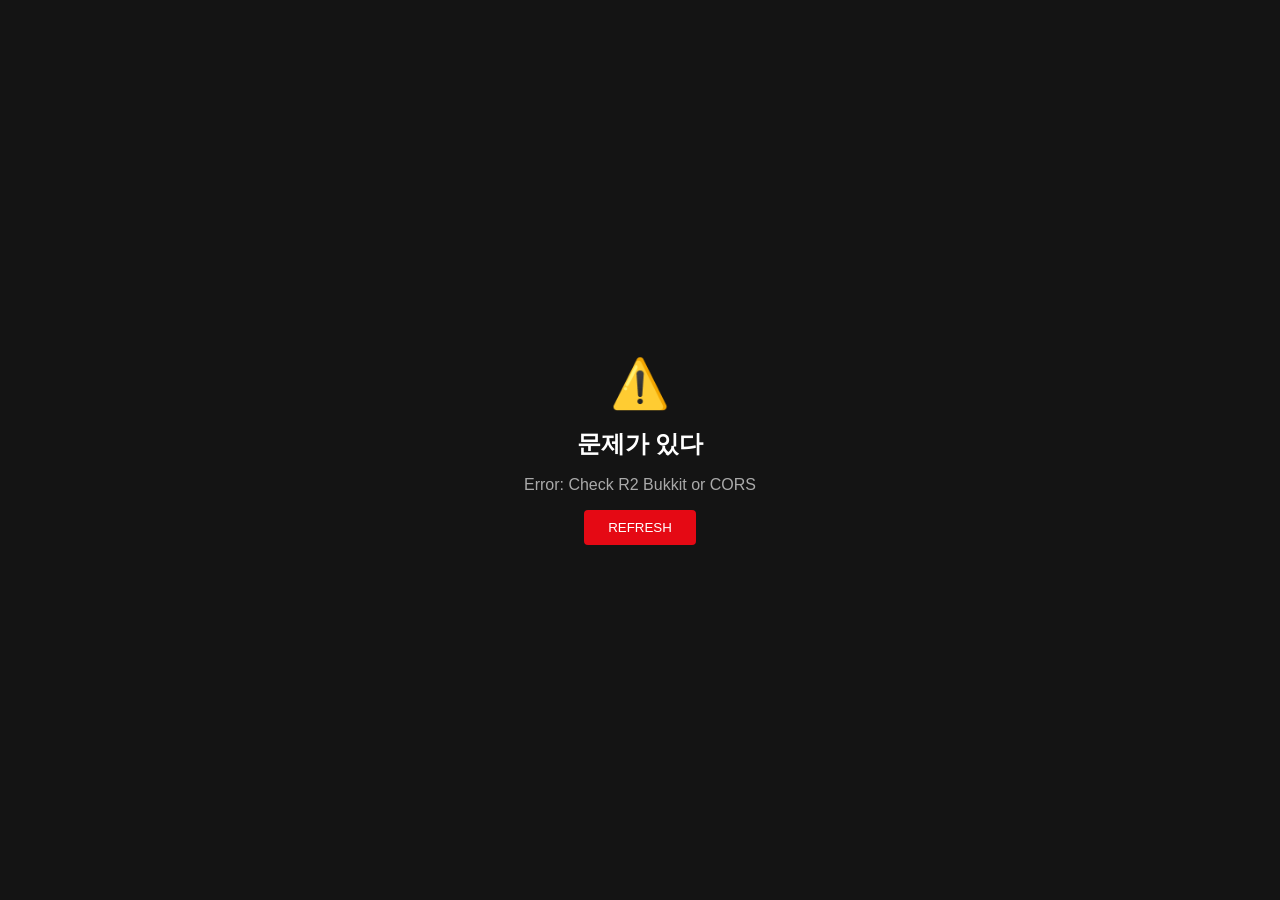
<file: index.html>
<!DOCTYPE html>
<html lang="ko">
<head>
  <meta charset="UTF-8">
  <meta name="viewport" content="width=device-width, initial-scale=1.0">
  <title>Shwany - 스와니 | 최고의 영상 플렛폼</title>
  <link rel="stylesheet" href="style.css">
  <style>

  /* ── 히어로 배너 ── */

    
  .hero {
  position: relative;
  height: 100vh;
  overflow: hidden;
  margin-top: 0; /* 혹시 margin-top 있으면 제거 */
}

  .hero-slide {
    position: absolute;
    inset: 0;
    background-size: cover;
    background-position: center;
    opacity: 0;
    transition: opacity 1.5s ease;
    transform: scale(1.05);
  }

  .hero-slide.active {
    opacity: 1;
    transform: scale(1);
    transition: opacity 1.5s ease, transform 8s ease;
  }

  .hero-gradient {
    position: absolute;
    inset: 0;
    background:
      linear-gradient(to right, rgba(10,10,10,0.95) 30%, rgba(10,10,10,0.3) 70%, transparent),
      linear-gradient(to top, rgba(10,10,10,1) 0%, transparent 55%),
      linear-gradient(to bottom, rgba(10,10,10,0.4) 0%, transparent 20%);
    z-index: 1;
  }

  .hero-content {
    position: absolute;
    bottom: 22%;
    left: 56px;
    z-index: 2;
    max-width: 560px;
  }

  .hero-badge {
    display: inline-flex;
    align-items: center;
    gap: 6px;
    background: linear-gradient(135deg, #e50914, #ff4757);
    padding: 5px 16px;
    border-radius: 20px;
    font-size: 0.75rem;
    font-weight: 700;
    margin-bottom: 18px;
    letter-spacing: 0.5px;
    box-shadow: 0 4px 15px rgba(229,9,20,0.4);
  }

  .hero-title {
    font-size: 3.8rem;
    font-weight: 900;
    line-height: 1.05;
    margin-bottom: 18px;
    width: 500px;
    text-shadow: 0 4px 20px rgba(0,0,0,0.6);
    letter-spacing: -1px;
  }

  .hero-desc {
    font-size: 1rem;
    color: #ccc;
    line-height: 1.8;
    margin-bottom: 18px;
    display: -webkit-box;
    -webkit-line-clamp: 3;
    -webkit-box-orient: vertical;
    overflow: hidden;
  }

  .hero-meta {
    display: flex;
    gap: 12px;
    align-items: center;
    margin-bottom: 28px;
    font-size: 0.85rem;
    color: #bbb;
  }

  .hero-meta .match {
    color: #46d369;
    font-weight: 700;
    font-size: 0.95rem;
  }

  .hero-meta .rbadge {
    border: 1px solid rgba(255,255,255,0.4);
    padding: 2px 8px;
    border-radius: 4px;
    font-size: 0.75rem;
    backdrop-filter: blur(4px);
  }

  .hero-buttons {
    display: flex;
    gap: 14px;
  }

  .btn-play, .btn-more {
    padding: 14px 32px;
    border: none;
    border-radius: 8px;
    font-size: 0.95rem;
    font-weight: 700;
    cursor: pointer;
    transition: all 0.25s ease;
    display: flex;
    align-items: center;
    gap: 8px;
    letter-spacing: 0.3px;
  }

  

  .btn-play {
    background: white;
    color: black;
    box-shadow: 0 4px 20px rgba(255,255,255,0.2);
  }

  .btn-play:hover {
    background: rgba(255,255,255,0.85);
    transform: translateY(-2px);
    box-shadow: 0 8px 25px rgba(255,255,255,0.3);
  }

  .btn-more {
    background: rgba(255,255,255,0.12);
    color: white;
    border: 1px solid rgba(255,255,255,0.2);
    backdrop-filter: blur(10px);
  }

  .btn-more:hover {
    background: rgba(255,255,255,0.22);
    transform: translateY(-2px);
    border-color: rgba(255,255,255,0.4);
  }

  /* 슬라이드 인디케이터 */
  .hero-indicators {
    position: absolute;
    bottom: 13%;
    right: 56px;
    z-index: 2;
    display: flex;
    gap: 6px;
    align-items: center;
  }

  .indicator {
    width: 24px;
    height: 3px;
    background: rgba(255,255,255,0.3);
    border-radius: 2px;
    cursor: pointer;
    transition: all 0.4s ease;
  }

  .indicator.active {
    background: white;
    width: 44px;
    box-shadow: 0 0 8px rgba(255,255,255,0.5);
  }

  /* 하단 썸네일 미리보기 */
  .hero-preview {
    position: absolute;
    bottom: 0;
    right: 0;
    z-index: 2;
    display: flex;
    gap: 10px;
    padding: 0 56px 44px;
  }

  .preview-thumb {
    width: 110px;
    border-radius: 8px;
    overflow: hidden;
    cursor: pointer;
    border: 2px solid transparent;
    opacity: 0.5;
    transition: all 0.35s ease;
  }


  
  .preview-thumb:hover {
    opacity: 0.8;
    transform: translateY(-3px);
  }
  .content
  .preview-thumb.active {
    border-color: white;
    opacity: 1;
    transform: translateY(-4px) scale(1.05);
    box-shadow: 0 8px 20px rgba(0,0,0,0.5);
  }

  .preview-thumb img {
    width: 100%;
    aspect-ratio: 16/9;
    object-fit: cover;
    display: block;
  }

  /* 콘텐츠 영역 */
  .content {
    position: relative;
    z-index: 10;
    margin-top: -80px;
    padding-bottom: 80px;
  }

  .video

  /* ── 모바일 반응형 ── */
@media (max-width: 768px) {

  /* 히어로 */
  .hero {
    height: 43vh;
  }

  
  
  .hero-gradient {
    background:
      linear-gradient(to top, rgba(10,10,10,1) 0%, transparent 60%),
      linear-gradient(to bottom, rgba(10,10,10,0.6) 0%, transparent 25%),
      linear-gradient(to right, rgba(10,10,10,0.7) 0%, transparent 100%);
  }

  .hero-content {
    bottom: 18%;
    left: 20px;
    right: 20px;
    max-width: 100%;
  }

  .hero-title {
    font-size: 2rem;
    letter-spacing: -0.5px;
  }

  .hero-desc {
    font-size: 0.85rem;
    -webkit-line-clamp: 2;
  }

  .hero-meta {
    font-size: 0.75rem;
    gap: 8px;
    flex-wrap: wrap;
  }

  .hero-buttons {
    gap: 10px;
  }

  .btn-play, .btn-more {
    padding: 11px 20px;
    font-size: 0.85rem;
  }

  /* 인디케이터 */
  .hero-indicators {
    bottom: 10%;
    right: 20px;
  }

  /* 하단 썸네일 미리보기 숨김 */
  .hero-preview {
    display: none;
  }

  /* 네비게이션 */
  .nav-menu {
    display: none;
  }

  /* 콘텐츠 */
  .content {
    margin-top: -40px;
  }
}

@media (max-width: 480px) {
  .hero-title {
    font-size: 1.6rem;
  }

  .hero-content {
    bottom: 15%;
  }

  .btn-play, .btn-more {
    padding: 10px 16px;
    font-size: 0.8rem;
  }
}

/* ── 대표 예고편 섹션 ── */
.trailer-section {
  position: relative;
  height: 100vh;
  overflow: hidden;
  display: flex;
  align-items: center;
  justify-content: center;
}


/* 배경 이미지 */
.trailer-bg {
  position: absolute;
  inset: 0;
  background-size: cover;
  background-position: center;
  transform: scale(1.08);
  animation: trailerZoom 12s ease forwards;
  filter: brightness(0.6);
}

@keyframes trailerZoom {
  from { transform: scale(1.08); }
  to   { transform: scale(1.0); }
}

/* 그라디언트 오버레이 */
.trailer-overlay {
  position: absolute;
  inset: 0;
  background:
    linear-gradient(to top, rgba(10,10,10,1) 0%, transparent 50%),
    linear-gradient(to bottom, rgba(10,10,10,0.5) 0%, transparent 30%),
    linear-gradient(to right, rgba(10,10,10,0.7) 0%, transparent 60%);
  z-index: 1;
}

/* 콘텐츠 */
.trailer-content {
  position: absolute;
  bottom: 20%;
  left: 56px;
  z-index: 2;
  max-width: 600px;
  animation: trailerFadeUp 1.2s ease forwards;
  opacity: 0;
}

@keyframes trailerFadeUp {
  from {
    opacity: 0;
    transform: translateY(30px);
  }
  to {
    opacity: 1;
    transform: translateY(0);
  }
}

/* NEW 라벨 */
.trailer-label {
  display: inline-flex;
  align-items: center;
  gap: 8px;
  font-size: 0.8rem;
  font-weight: 800;
  letter-spacing: 3px;
  color: #e50914;
  margin-bottom: 16px;
  text-transform: uppercase;
}

.trailer-label-dot {
  width: 8px;
  height: 8px;
  border-radius: 50%;
  background: #e50914;
  animation: pulse 1.5s ease infinite;
}

@keyframes pulse {
  0%, 100% { opacity: 1; transform: scale(1); }
  50%       { opacity: 0.4; transform: scale(0.7); }
}

/* 제목 */
.trailer-title {
  font-size: 4.5rem;
  font-weight: 900;
  line-height: 1.0;
  letter-spacing: -2px;
  margin-bottom: 16px;
  text-shadow: 0 4px 30px rgba(0,0,0,0.8);
  background: linear-gradient(135deg, #ffffff 60%, #aaaaaa);
  -webkit-background-clip: text;
  -webkit-text-fill-color: transparent;
  background-clip: text;
}

/* 서브 텍스트 */
.trailer-sub {
  font-size: 1rem;
  color: #bbb;
  line-height: 1.7;
  margin-bottom: 32px;
  display: -webkit-box;
  -webkit-line-clamp: 2;
  -webkit-box-orient: vertical;
  overflow: hidden;
}

/* 버튼 */
.trailer-actions {
  display: flex;
  gap: 16px;
  align-items: center;
}

.btn-trailer-play {
  display: flex;
  align-items: center;
  gap: 12px;
  padding: 16px 36px;
  background: #e50914;
  color: white;
  border: none;
  border-radius: 50px;
  font-size: 1rem;
  font-weight: 700;
  cursor: pointer;
  transition: all 0.3s ease;
  box-shadow: 0 8px 30px rgba(229,9,20,0.5);
  letter-spacing: 0.3px;
}

.btn-trailer-play:hover {
  background: #ff1a26;
  transform: translateY(-3px) scale(1.03);
  box-shadow: 0 12px 40px rgba(229,9,20,0.6);
}

.play-icon {
  width: 32px;
  height: 32px;
  background: rgba(255,255,255,0.2);
  border-radius: 50%;
  display: flex;
  align-items: center;
  justify-content: center;
  font-size: 0.85rem;
}

.btn-trailer-more {
  padding: 16px 32px;
  background: rgba(255,255,255,0.1);
  color: white;
  border: 1px solid rgba(255,255,255,0.25);
  border-radius: 50px;
  font-size: 1rem;
  font-weight: 600;
  cursor: pointer;
  transition: all 0.3s ease;
  backdrop-filter: blur(10px);
}

.btn-trailer-more:hover {
  background: rgba(255,255,255,0.2);
  transform: translateY(-3px);
  border-color: rgba(255,255,255,0.5);
}

/* ── 비디오 플레이어 오버레이 ── */
.trailer-video-wrap {
  position: fixed;
  inset: 0;
  background: rgba(0,0,0,0.92);
  z-index: 9999;
  display: flex;
  align-items: center;
  justify-content: center;
  opacity: 0;
  pointer-events: none;
  transition: opacity 0.4s ease;
  backdrop-filter: blur(8px);
}

.trailer-video-wrap.open {
  opacity: 1;
  pointer-events: all;
}

.trailer-video-inner {
  position: relative;
  width: 90vw;
  max-width: 1100px;
  aspect-ratio: 16/9;
  border-radius: 12px;
  overflow: hidden;
  box-shadow: 0 30px 80px rgba(0,0,0,0.8);
  transform: scale(0.9);
  transition: transform 0.4s ease;
}

.trailer-video-wrap.open .trailer-video-inner {
  transform: scale(1);
}

.trailer-close {
  position: absolute;
  top: 14px;
  right: 14px;
  z-index: 10;
  width: 36px;
  height: 36px;
  border-radius: 50%;
  background: rgba(0,0,0,0.7);
  border: 1px solid rgba(255,255,255,0.2);
  color: white;
  font-size: 1rem;
  cursor: pointer;
  display: flex;
  align-items: center;
  justify-content: center;
  transition: all 0.2s;
}

.trailer-close:hover {
  background: #e50914;
  border-color: #e50914;
  transform: scale(1.1);
}

/* ── 스크롤 유도 ── */
.trailer-scroll-hint {
  position: absolute;
  bottom: 32px;
  left: 50%;
  transform: translateX(-50%);
  z-index: 2;
  display: flex;
  flex-direction: column;
  align-items: center;
  gap: 8px;
  color: rgba(255,255,255,0.4);
  font-size: 0.75rem;
  letter-spacing: 1px;
  animation: scrollHint 2s ease infinite;
}

@keyframes scrollHint {
  0%, 100% { opacity: 0.4; transform: translateX(-50%) translateY(0); }
  50%       { opacity: 0.8; transform: translateX(-50%) translateY(6px); }
}

.scroll-arrow {
  font-size: 1.2rem;
}

/* ── 모바일 반응형 ── */
@media (max-width: 768px) {
  .trailer-content {
    left: 20px;
    right: 20px;
    bottom: 18%;
    max-width: 100%;
  }

  .trailer-title {
    font-size: 2.6rem;
    letter-spacing: -1px;
  }

  .trailer-sub {
    font-size: 0.88rem;
    -webkit-line-clamp: 2;
  }

  .btn-trailer-play {
    padding: 13px 24px;
    font-size: 0.9rem;
  }

  .btn-trailer-more {
    padding: 13px 20px;
    font-size: 0.9rem;
  }

  .trailer-video-inner {
    width: 96vw;
  }
}

@media (max-width: 480px) {
  .trailer-title {
    font-size: 2rem;
  }

  .trailer-actions {
    flex-direction: column;
    align-items: flex-start;
    gap: 10px;
  }

  .btn-trailer-play,
  .btn-trailer-more {
    width: 100%;
    justify-content: center;
  }
}

    
  </style>
</head>
<body>
<div id="detailModal" class="detail-modal" onclick="closeDetail(event)">
  <div class="detail-card">
    <button class="detail-close" onclick="closeDetailBtn()">✕</button>
    <img id="detailThumb" src="" alt="">
    <div class="detail-info">
      <h2 id="detailTitle"></h2>
      <div class="detail-meta">
        <span id="detailYear"></span>
        <span id="detailDuration"></span>
        <span id="detailRating"></span>
        <span id="detailEval">★ <span id="detailEvalVal"></span></span>
      </div>
      <p id="detailDesc"></p>
    </div>
  </div>
</div>
  <!-- ── 네비게이션 ── -->
  <nav class="navbar" id="navbar">
    <div class="nav-left">
      <a class="logo" href="index.html">🎬 Shwany</a>
      <ul class="nav-menu">
        <li><a href="index.html" class="active">메인</a></li>
        <li><a href="list.html">정렬 알고리즘</a></li>
        <li><a href="search.html">탐색 알고리즘</a></li>
        <li><a href="music.html">청각 알고리즘</a></li>
      </ul>
    </div>
    <div class="nav-right">
      <button class="nav-search-btn" onclick="location.href='search.html'">🔍</button>
    </div>
  </nav>

<!-- ── 대표 예고편 ── -->
<section class="trailer-section" id="trailerSection">
  <div class="trailer-bg" id="trailerBg"></div>
  <div class="trailer-overlay"></div>

  <div class="trailer-content">
    <div class="trailer-label">
      <span class="trailer-label-dot"></span>
      NEW
    </div>
    <h1 class="trailer-title" id="trailerTitle">Loading...</h1>
    <p class="trailer-sub" id="trailerSub"></p>

    <div class="trailer-actions">
      <button class="btn-trailer-play" id="btnTrailerPlay">
        <span class="play-icon">▶</span>
        <span>바로 달려가기</span>
      </button>
      <button class="btn-trailer-more" id="btnTrailerMore">
        자세히 보기
      </button>
    </div>
  </div>

  <!-- 비디오 플레이어 (클릭 시 등장) -->
  <div class="trailer-video-wrap" id="trailerVideoWrap">
    <div class="trailer-video-inner">
      <button class="trailer-close" id="trailerClose">✕</button>
      <video
        id="trailerVideo"
        controls
        autoplay
        playsinline
        style="width:100%;height:100%;object-fit:contain;border-radius:12px;">
      </video>
    </div>
  </div>

  <!-- 스크롤 유도 -->
  <div class="trailer-scroll-hint">
    <span>스크롤하여 더 보기</span>
    <div class="scroll-arrow">↓</div>
  </div>
</section>

  <!-- ── 히어로 배너 ── -->
  <section class="hero" id="hero">
    <div id="heroSlides"></div>
    <div class="hero-gradient"></div>

    <div class="hero-content">
      <div class="hero-badge">추천: 그들은 누구인가</div>
      <h2 class="hero-title"  id="heroTitle">Loading...</h2>
      <p  class="hero-desc"   id="heroDesc"></p>
      <div class="hero-meta"  id="heroMeta"></div>
      <div class="hero-buttons">
        <button class="btn-play" id="heroPlay">▶ 재생</button>
        <button class="btn-more" id="heroMore">자세히 보기</button>
      </div>
    </div>

    <!-- 슬라이드 인디케이터 -->
    <div class="hero-indicators" id="heroIndicators"></div>

    <!-- 하단 썸네일 미리보기 -->
    <div class="hero-preview" id="heroPreview"></div>
  </section>

  <!-- 기존 영상 행들 아래에 추가 -->
  <section class="video-row">
    <h3 class="row-title">🔒 Coming Soon</h3>
    <div class="video-list" id="upcomingList"></div>
  </section>


  <!-- ── 영상 목록 ── -->
  <main class="content">
    <section class="video-row">
      <h3 class="row-title">🔥 추천</h3>
      <div class="video-list" id="featuredList"></div>
    </section>

    <section class="video-row">
      <h3 class="row-title">🎬 전체</h3>
      <div class="video-list" id="allList"></div>
    </section>

    <section class="video-row" id="actionRow">
      <h3 class="row-title">💥 특집</h3>
      <div class="video-list" id="actionList"></div>
    </section>

    <section class="video-row" id="dramaRow">
      <h3 class="row-title">🎭 단편</h3>
      <div class="video-list" id="dramaList"></div>
    </section>

    <section class="video-row" id="comedyRow">
      <h3 class="row-title">😂 모음집</h3>
      <div class="video-list" id="comedyList"></div>
    </section>
  </main>

  <!-- ── 로딩 ── -->
  <div class="loading" id="loading">
    <div class="spinner"></div>
    <p>불러오는 중...</p>
  </div>

  <script src="config.js"></script>
  <script src="app.js"></script>
  <script>

    // ── app.js 로드 실패 대비 폴백 ──
window.addEventListener('load', () => {
  if (typeof goPlayer === 'undefined') {
    console.error('❌ app.js 로드 실패! goPlayer 없음')
  } else {
    console.log('✅ app.js 정상 로드됨')
  }
})
    let videos       = []
    let currentSlide = 0
    let slideTimer   = null
    let featuredList = []
    let trailer = null
    
    // Refresh
    document.addEventListener('DOMContentLoaded', async () => {
      showLoading(true)
      setupNavScroll()

      try {
        const data = await loadAll()
videos       = data.videos
trailer      = data.trailer  // ← 추가!
renderUpcoming(data.upcoming)
featuredList = videos.filter(v => v.featured)
if (featuredList.length === 0) featuredList = videos.slice(0, 5)

buildSlides()
buildPreview()
buildIndicators()
showSlide(0)
startAutoSlide()
renderRows()
initTrailer()  // ← 추가! (videos랑 trailer 할당 후에 호출)


      } catch(e) {
        console.error(e)
        showError()
      }

      showLoading(false)
    })

    // Slide Generator
    function buildSlides() {
      const container = document.getElementById('heroSlides')
      container.innerHTML = featuredList.map((v, i) => `
        <div class="hero-slide" id="slide${i}"
          style="background-image: url('${v.thumbnail}')">
        </div>
      `).join('')
    }

// Preview
function renderUpcoming(upcomingList) {
  const container = document.getElementById('upcomingList')
  if (!upcomingList || upcomingList.length === 0) return

  container.innerHTML = upcomingList.map(v => {

    const release  = v.releaseDate

    return `
      <div class="upcoming-card">
        <img src="${v.thumbnail}" alt="${v.title}">
        <div class="upcoming-overlay">
          <div class="upcoming-lock">🔒</div>
          <div class="upcoming-date">${release} 공개</div>
          <div class="upcoming-title">${v.title}</div>
        </div>
      </div>
    `
  }).join('')
}



// ESC 키로 닫기
document.addEventListener('keydown', (e) => {
  if (e.key === 'Escape') closeDetailBtn()
})


async function loadAll() {
  // ✅ 캐시 무력화
  const res  = await fetch(CONFIG.CATALOG_URL + '?t=' + Date.now())
  const data = await res.json()
  _cachedVideos = data.videos  // 직접 할당!
  
  return {
    videos   : data.videos,
    upcoming : data.upcoming || [],
    trailer : data.trailer,
    music : data.music
  }
}

    function buildPreview() {
      const container = document.getElementById('heroPreview')
      container.innerHTML = featuredList.map((v, i) => `
        <div class="preview-thumb ${i===0?'active':''}"
             id="prev${i}"
             onclick="showSlide(${i})">
          <img src="${v.thumbnail}" alt="${v.title}">
        </div>
      `).join('')
    }


    function buildIndicators() {
      const container = document.getElementById('heroIndicators')
      container.innerHTML = featuredList.map((_, i) => `
        <div class="indicator ${i===0?'active':''}"
             id="ind${i}"
             onclick="showSlide(${i})">
        </div>
      `).join('')
    }

    function showSlide(idx) {

      document.querySelectorAll('.hero-slide').forEach((s, i) => {
        s.classList.toggle('active', i === idx)
      })
      document.querySelectorAll('.preview-thumb').forEach((p, i) => {
        p.classList.toggle('active', i === idx)
      })
      document.querySelectorAll('.indicator').forEach((d, i) => {
        d.classList.toggle('active', i === idx)
      })

      // 히어로 콘텐츠 업데이트
      const v = featuredList[idx]
      document.getElementById('heroTitle').textContent = v.title
      document.getElementById('heroDesc').textContent  = v.description
      document.getElementById('heroMeta').innerHTML    = `
        <span class="match">✔ 오리지널(Original)</span>
        <span>${v.year}</span>
        <span>${v.duration}</span>
        <span class="rbadge">${v.rating}</span>
        <span class="dot"></span>
        <span class="evaluation">★ ${v.evaluation}</span>
      `
      document.getElementById('heroPlay').onclick = () => goPlayer(v.id)
      document.getElementById('heroMore').onclick = () => openDetail(v.id)

      currentSlide = idx
    }

    function startAutoSlide() {
      slideTimer = setInterval(() => {
        const next = (currentSlide + 1) % featuredList.length
        showSlide(next)
      }, 5000)
    }

    function renderRows() {
  // videoUrl 없는 영상 제외
  const filteredVideos = videos.filter(v => v.videoUrl && v.videoUrl.trim() !== '')

  const featured = filteredVideos.filter(v => v.featured)
  const action   = filteredVideos.filter(v => v.category === '액션')
  const drama    = filteredVideos.filter(v => v.category === '드라마')
  const comedy   = filteredVideos.filter(v => v.category === '코미디')

  document.getElementById('featuredList').innerHTML = featured.map(createCard).join('')
  document.getElementById('allList').innerHTML      = filteredVideos.map(createCard).join('')

  if (action.length) {
    document.getElementById('actionList').innerHTML = action.map(createCard).join('')
  } else {
    document.getElementById('actionRow').style.display = 'none'
  }

  if (drama.length) {
    document.getElementById('dramaList').innerHTML = drama.map(createCard).join('')
  } else {
    document.getElementById('dramaRow').style.display = 'none'
  }

  if (comedy.length) {
    document.getElementById('comedyList').innerHTML = comedy.map(createCard).join('')
  } else {
    document.getElementById('comedyRow').style.display = 'none'
  }
}

// ── 대표 예고편 ──
function initTrailer() {
  const featured = videos.find(v => v.id === trailer.videoId);
  if (!featured) return;

  document.getElementById('trailerBg').style.backgroundImage =
    `url('${featured.thumbnail}')`;

  document.getElementById('trailerTitle').textContent = featured.title;
  document.getElementById('trailerSub').textContent = featured.description;

  // ── 예고편 버튼 분기 ──
  const btnPlay = document.getElementById('btnTrailerPlay');

  if (!featured.videoUrl || featured.videoUrl.trim() === '') {
    // 예고편 없을 때
    btnPlay.disabled = true;
    btnPlay.style.opacity = '0.4';
    btnPlay.style.cursor = 'not-allowed';
    btnPlay.style.boxShadow = 'none';
    btnPlay.innerHTML = `<span class="play-icon">🔒</span><span>준비 중</span>`;
  } else {
    // 예고편 있을 때
    btnPlay.onclick = () => {
      const wrap = document.getElementById('trailerVideoWrap');
      const video = document.getElementById('trailerVideo');
      video.src = featured.videoUrl;
      wrap.classList.add('open');
      video.play();
    };
  }

  document.getElementById('btnTrailerMore').onclick = () => {
  openDetail(featured.id)
}

  document.getElementById('trailerClose').onclick = closeTrailer;

  document.getElementById('trailerVideoWrap').onclick = (e) => {
    if (e.target === document.getElementById('trailerVideoWrap')) {
      closeTrailer();
    }
  };

  document.addEventListener('keydown', (e) => {
    if (e.key === 'Escape') closeTrailer();
  });
}


function closeTrailer() {
  const wrap = document.getElementById('trailerVideoWrap');
  const video = document.getElementById('trailerVideo');
  wrap.classList.remove('open');
  video.pause();
  video.src = '';
}

// loadData() 안에 initTrailer() 추가
// 기존 loadData 함수에서 데이터 로드 후 호출

    
    function showError() {
      document.body.innerHTML = `
        <div style="display:flex;flex-direction:column;justify-content:center;
                    align-items:center;height:100vh;background:#141414;
                    color:white;gap:16px;">
          <div style="font-size:3rem">⚠️</div>
          <h2>문제가 있다</h2>
          <p style="color:#aaa">Error: Check R2 Bukkit or CORS</p>
          <button onclick="location.reload()"
            style="background:#e50914;color:white;border:none;
                   padding:10px 24px;border-radius:4px;cursor:pointer;">
            REFRESH
          </button>
        </div>`
    }
  </script>
</body>
</html>
</file>
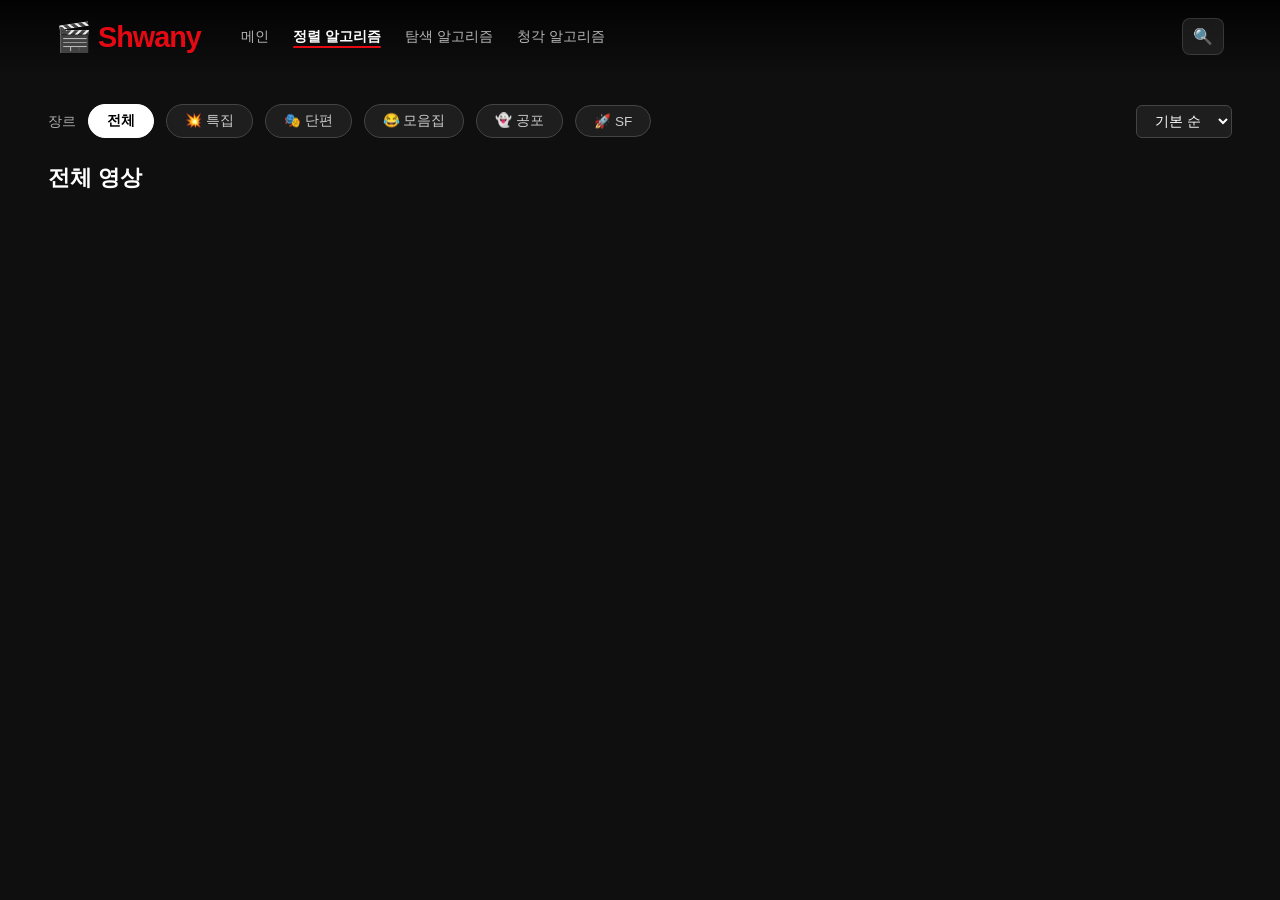
<file: list.html>
<!DOCTYPE html>
<html lang="ko">
<head>
  <meta charset="UTF-8">
  <meta name="viewport" content="width=device-width, initial-scale=1.0">
  <title>Shwany - 정렬 알고리즘</title>
  <link rel="stylesheet" href="style.css">
  <style>
    body { padding-top: 80px; }

    /* ── 필터 바 ── */
    .filter-bar {
      display: flex;
      gap: 12px;
      padding: 24px 48px;
      flex-wrap: wrap;
      align-items: center;
    }

    .filter-label {
      color: #aaa;
      font-size: 0.9rem;
    }

    .filter-btn {
      background: var(--dark3);
      color: #ccc;
      border: 1px solid #444;
      padding: 7px 18px;
      border-radius: 20px;
      cursor: pointer;
      font-size: 0.85rem;
      transition: all 0.2s;
    }

    .filter-btn:hover  { border-color: white; color: white; }
    .filter-btn.active {
      background: white;
      color: black;
      border-color: white;
      font-weight: bold;
    }

    .sort-select {
      margin-left: auto;
      background: var(--dark3);
      color: white;
      border: 1px solid #444;
      padding: 7px 14px;
      border-radius: 6px;
      font-size: 0.85rem;
      cursor: pointer;
      outline: none;
    }

    /* ── 그리드 ── */
    .grid-section {
      padding: 0 48px 60px;
    }

    .grid-header {
      display: flex;
      justify-content: space-between;
      align-items: center;
      margin-bottom: 20px;
    }

    .grid-title {
      font-size: 1.4rem;
      font-weight: 700;
    }

    .grid-count {
      color: #aaa;
      font-size: 0.9rem;
    }

    .video-grid {
      display: grid;
      grid-template-columns: repeat(auto-fill, minmax(200px, 1fr));
      gap: 12px;
    }

    /* 그리드용 카드 재정의 */
    .video-grid .video-card {
      flex: none;
      width: 100%;
    }

    .no-result {
      text-align: center;
      padding: 80px 0;
      color: #555;
    }

    .no-result .icon { font-size: 3rem; margin-bottom: 16px; }

    @media (max-width: 768px) {
      .filter-bar  { padding: 16px 20px; }
      .grid-section { padding: 0 20px 40px; }
      .video-grid  { grid-template-columns: repeat(auto-fill, minmax(150px, 1fr)); }
    }
  </style>
</head>
<body>

  <!-- ── 네비게이션 ── -->
  <nav class="navbar" id="navbar">
    <div class="nav-left">
      <a class="logo" href="index.html">🎬 Shwany</a>
      <ul class="nav-menu">
        <li><a href="index.html">메인</a></li>
        <li><a href="list.html" class="active">정렬 알고리즘</a></li>
        <li><a href="search.html">탐색 알고리즘</a></li>
        <li><a href="music.html">청각 알고리즘</a></li>
      </ul>
    </div>
    <div class="nav-right">
      <button class="nav-search-btn" onclick="location.href='search.html'">🔍</button>
    </div>
  </nav>

  <!-- ── 필터 바 ── -->
  <div class="filter-bar">
    <span class="filter-label">장르</span>
    <button class="filter-btn active" data-filter="전체">전체</button>
    <button class="filter-btn" data-filter="액션">💥 특집</button>
    <button class="filter-btn" data-filter="드라마">🎭 단편</button>
    <button class="filter-btn" data-filter="코미디">😂 모음집</button>
    <button class="filter-btn" data-filter="공포">👻 공포</button>
    <button class="filter-btn" data-filter="SF">🚀 SF</button>

    <select class="sort-select" id="sortSelect">
      <option value="default">기본 순</option>
      <option value="year">최신 순</option>
      <option value="title">제목 순</option>
      <option value="match">추천 순</option>
    </select>
  </div>

  <!-- ── 그리드 ── -->
  <section class="grid-section">
    <div class="grid-header">
      <h2 class="grid-title" id="gridTitle">전체 영상</h2>
      <span class="grid-count" id="gridCount"></span>
    </div>
    <div class="video-grid" id="videoGrid"></div>
  </section>

  <!-- ── 로딩 ── -->
  <div class="loading" id="loading">
    <div class="spinner"></div>
    <p>불러오는 중...</p>
  </div>

  <script src="config.js"></script>
  <script src="app.js"></script>
  <script>
    let allVideos     = []
    let currentFilter = '전체'
    let currentSort   = 'default'

    document.addEventListener('DOMContentLoaded', async () => {
      showLoading(true)
      setupNavScroll()

      try {
        allVideos = await fetchCatalog()
        renderGrid()
        setupFilters()
        setupSort()
      } catch(e) {
        console.error(e)
      }

      showLoading(false)
    })

    // ── 그리드 렌더링 ────────────────────────────────────
    function renderGrid() {
      let filtered = currentFilter === '전체'
        ? [...allVideos]
        : allVideos.filter(v => v.category === currentFilter)

      // 정렬
      if (currentSort === 'year')  filtered.sort((a,b) => b.year - a.year)
      if (currentSort === 'title') filtered.sort((a,b) => a.title.localeCompare(b.title))
      if (currentSort === 'match') filtered.sort((a,b) => (b.match||0) - (a.match||0))

      const grid = document.getElementById('videoGrid')

      if (filtered.length === 0) {
        grid.innerHTML = `
          <div class="no-result" style="grid-column:1/-1">
            <div class="icon">🎬</div>
            <p>아직 영상이 없어요!</p>
          </div>`
      } else {
        grid.innerHTML = filtered.map(createCard).join('')
      }

      document.getElementById('gridTitle').textContent =
        currentFilter === '전체' ? '전체 영상' : currentFilter
      document.getElementById('gridCount').textContent =
        `총 ${filtered.length}개`
    }

    // ── 필터 버튼 ────────────────────────────────────────
    function setupFilters() {
      document.querySelectorAll('.filter-btn').forEach(btn => {
        btn.addEventListener('click', () => {
          document.querySelectorAll('.filter-btn')
            .forEach(b => b.classList.remove('active'))
          btn.classList.add('active')
          currentFilter = btn.dataset.filter
          renderGrid()
        })
      })
    }

    // ── 정렬 ─────────────────────────────────────────────
    function setupSort() {
      document.getElementById('sortSelect').addEventListener('change', e => {
        currentSort = e.target.value
        renderGrid()
      })
    }
  </script>
</body>
</html>
</file>
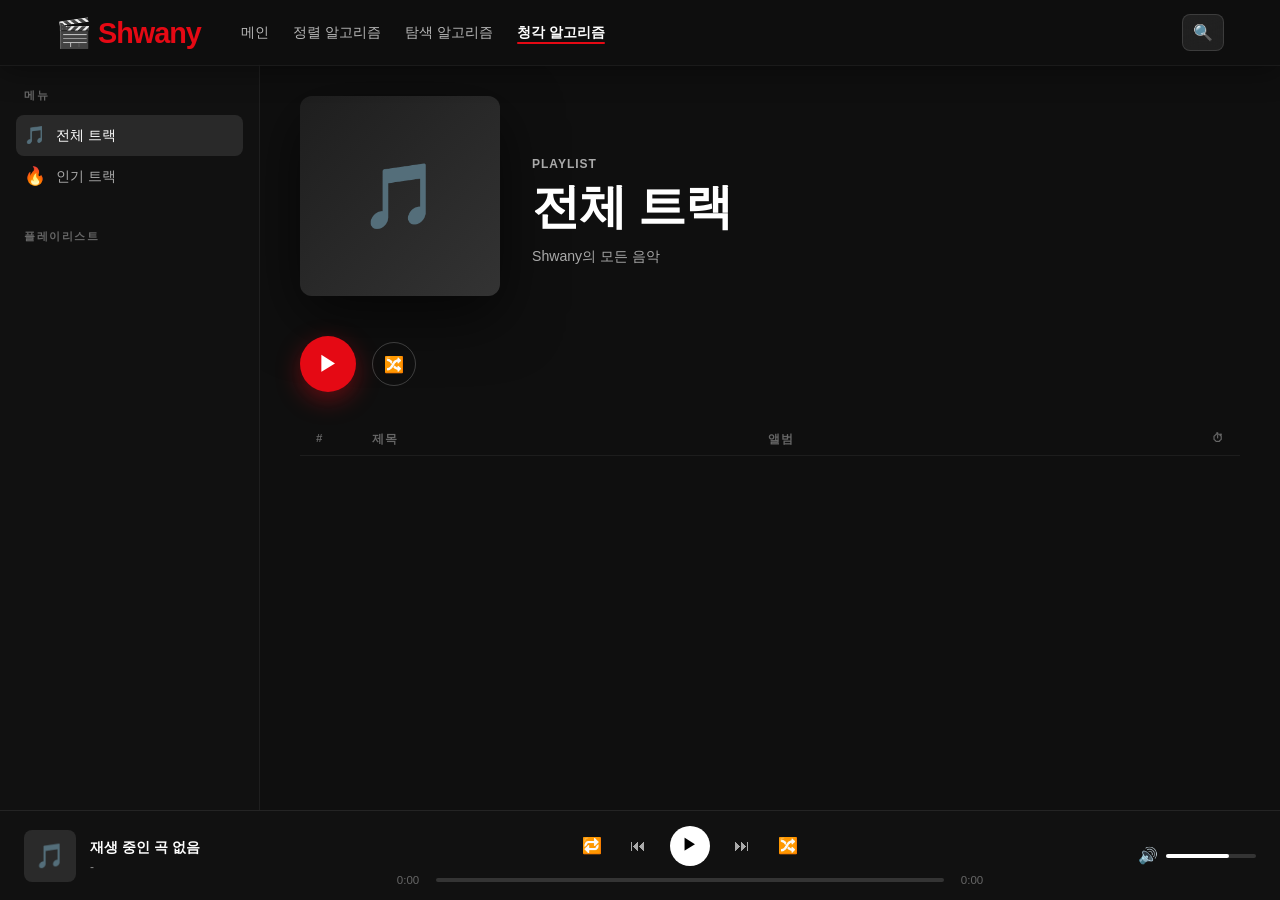
<file: music.html>
<!DOCTYPE html>
<html lang="ko">
<head>
  <meta charset="UTF-8">
  <meta name="viewport" content="width=device-width, initial-scale=1.0">
  <title>Shwany Music</title>
  <link rel="stylesheet" href="style.css">
  <style>
    /* ── 전체 레이아웃 ── */
    .music-wrap {
      display: flex;
      height: 100vh;
      padding-top: 64px;
      padding-bottom: 90px;
    }

    /* ── 사이드바 ── */
    .sidebar {
      width: 260px;
      min-width: 260px;
      background: #111;
      border-right: 1px solid rgba(255,255,255,0.06);
      display: flex;
      flex-direction: column;
      overflow-y: auto;
      padding: 24px 0;
    }

    .sidebar-section {
      padding: 0 16px;
      margin-bottom: 32px;
    }

    .sidebar-label {
      font-size: 0.7rem;
      font-weight: 700;
      color: #666;
      letter-spacing: 1.5px;
      text-transform: uppercase;
      margin-bottom: 12px;
      padding: 0 8px;
    }

    .sidebar-item {
      display: flex;
      align-items: center;
      gap: 12px;
      padding: 10px 8px;
      border-radius: 8px;
      cursor: pointer;
      transition: background 0.2s;
      color: #aaa;
      font-size: 0.88rem;
      font-weight: 500;
    }

    .sidebar-item:hover {
      background: rgba(255,255,255,0.06);
      color: white;
    }

    .sidebar-item.active {
      background: rgba(255,255,255,0.1);
      color: white;
    }

    .sidebar-item .icon {
      font-size: 1.1rem;
      width: 20px;
      text-align: center;
    }

    /* 플레이리스트 커버 */
    .pl-cover {
      width: 36px;
      height: 36px;
      border-radius: 6px;
      object-fit: cover;
      background: #333;
      flex-shrink: 0;
    }

    .pl-info {
      overflow: hidden;
    }

    .pl-name {
      font-size: 0.85rem;
      font-weight: 600;
      color: #ddd;
      white-space: nowrap;
      overflow: hidden;
      text-overflow: ellipsis;
    }

    .pl-count {
      font-size: 0.72rem;
      color: #666;
      margin-top: 2px;
    }

    /* ── 메인 콘텐츠 ── */
    .music-main {
      flex: 1;
      overflow-y: auto;
      padding: 32px 40px;
      scrollbar-width: thin;
      scrollbar-color: #333 transparent;
    }

    .music-main::-webkit-scrollbar { width: 4px; }
    .music-main::-webkit-scrollbar-thumb { background: #333; border-radius: 4px; }

    /* ── 플레이리스트 헤더 ── */
    .pl-header {
      display: flex;
      gap: 32px;
      align-items: flex-end;
      margin-bottom: 40px;
    }

    .pl-header-cover {
      width: 200px;
      height: 200px;
      border-radius: 12px;
      object-fit: cover;
      background: linear-gradient(135deg, #1e1e1e, #333);
      box-shadow: 0 20px 60px rgba(0,0,0,0.6);
      flex-shrink: 0;
      display: flex;
      align-items: center;
      justify-content: center;
      font-size: 4rem;
    }

    .pl-header-info {
      padding-bottom: 8px;
    }

    .pl-header-type {
      font-size: 0.75rem;
      font-weight: 700;
      color: #aaa;
      letter-spacing: 1px;
      text-transform: uppercase;
      margin-bottom: 10px;
    }

    .pl-header-title {
      font-size: 3rem;
      font-weight: 900;
      line-height: 1.1;
      margin-bottom: 12px;
      letter-spacing: -1px;
    }

    .pl-header-desc {
      font-size: 0.88rem;
      color: #aaa;
      margin-bottom: 20px;
      line-height: 1.6;
    }

    .pl-header-meta {
      font-size: 0.8rem;
      color: #666;
      display: flex;
      gap: 8px;
      align-items: center;
    }

    .pl-header-meta span { color: #aaa; }

    /* 재생 버튼 */
    .pl-actions {
      display: flex;
      gap: 16px;
      align-items: center;
      margin-bottom: 32px;
    }

    .btn-pl-play {
      width: 56px;
      height: 56px;
      border-radius: 50%;
      background: #e50914;
      border: none;
      color: white;
      font-size: 1.3rem;
      cursor: pointer;
      display: flex;
      align-items: center;
      justify-content: center;
      transition: all 0.2s;
      box-shadow: 0 8px 24px rgba(229,9,20,0.4);
    }

    .btn-pl-play:hover {
      transform: scale(1.08);
      background: #ff1a26;
    }

    .btn-shuffle {
      width: 44px;
      height: 44px;
      border-radius: 50%;
      background: transparent;
      border: 1px solid rgba(255,255,255,0.2);
      color: #aaa;
      font-size: 1rem;
      cursor: pointer;
      display: flex;
      align-items: center;
      justify-content: center;
      transition: all 0.2s;
    }

    .btn-shuffle:hover {
      color: white;
      border-color: white;
    }

    .btn-shuffle.active {
      color: #e50914;
      border-color: #e50914;
    }

    /* ── 트랙 리스트 ── */
    .track-list-header {
      display: grid;
      grid-template-columns: 40px 1fr 1fr 60px;
      gap: 16px;
      padding: 8px 16px;
      border-bottom: 1px solid rgba(255,255,255,0.06);
      margin-bottom: 8px;
      font-size: 0.72rem;
      color: #666;
      font-weight: 600;
      letter-spacing: 0.5px;
      text-transform: uppercase;
    }

    .track-item {
      display: grid;
      grid-template-columns: 40px 1fr 1fr 60px;
      gap: 16px;
      padding: 10px 16px;
      border-radius: 8px;
      align-items: center;
      cursor: pointer;
      transition: background 0.2s;
      position: relative;
    }

    .track-item:hover {
      background: rgba(255,255,255,0.06);
    }

    .track-item.playing {
      background: rgba(229,9,20,0.08);
    }

    .track-num {
      font-size: 0.85rem;
      color: #666;
      text-align: center;
      font-weight: 500;
    }

    .track-item.playing .track-num {
      color: #e50914;
    }

    /* 재생 중 애니메이션 */
    .playing-bars {
      display: none;
      gap: 2px;
      align-items: flex-end;
      height: 16px;
      justify-content: center;
    }

    .track-item.playing .playing-bars { display: flex; }
    .track-item.playing .track-num-text { display: none; }

    .playing-bars span {
      width: 3px;
      background: #e50914;
      border-radius: 2px;
      animation: bar 0.8s ease infinite alternate;
    }

    .playing-bars span:nth-child(1) { height: 8px;  animation-delay: 0s; }
    .playing-bars span:nth-child(2) { height: 14px; animation-delay: 0.2s; }
    .playing-bars span:nth-child(3) { height: 6px;  animation-delay: 0.4s; }

    @keyframes bar {
      from { transform: scaleY(0.4); }
      to   { transform: scaleY(1); }
    }

    .track-info {
      display: flex;
      align-items: center;
      gap: 12px;
      overflow: hidden;
    }

    .track-cover {
      width: 42px;
      height: 42px;
      border-radius: 6px;
      object-fit: cover;
      background: #2a2a2a;
      flex-shrink: 0;
      display: flex;
      align-items: center;
      justify-content: center;
      font-size: 1.2rem;
    }

    .track-cover img {
      width: 100%;
      height: 100%;
      object-fit: cover;
      border-radius: 6px;
    }

    .track-text { overflow: hidden; }

    .track-title {
      font-size: 0.88rem;
      font-weight: 600;
      color: #eee;
      white-space: nowrap;
      overflow: hidden;
      text-overflow: ellipsis;
    }

    .track-item.playing .track-title { color: #e50914; }

    .track-artist {
      font-size: 0.75rem;
      color: #777;
      margin-top: 3px;
      white-space: nowrap;
      overflow: hidden;
      text-overflow: ellipsis;
    }

    .track-album {
      font-size: 0.8rem;
      color: #666;
      white-space: nowrap;
      overflow: hidden;
      text-overflow: ellipsis;
    }

    .track-duration {
      font-size: 0.8rem;
      color: #666;
      text-align: right;
    }

    /* 관련 영상 뱃지 */
    .track-video-badge {
      display: inline-flex;
      align-items: center;
      gap: 4px;
      background: rgba(229,9,20,0.15);
      border: 1px solid rgba(229,9,20,0.3);
      color: #e50914;
      font-size: 0.65rem;
      padding: 2px 6px;
      border-radius: 4px;
      margin-top: 4px;
      cursor: pointer;
      transition: background 0.2s;
    }

    .track-video-badge:hover {
      background: rgba(229,9,20,0.3);
    }

    /* ── 하단 플레이어 바 ── */
    .player-bar {
      position: fixed;
      bottom: 0; left: 0; right: 0;
      height: 90px;
      background: rgba(18,18,18,0.97);
      backdrop-filter: blur(20px);
      -webkit-backdrop-filter: blur(20px);
      border-top: 1px solid rgba(255,255,255,0.08);
      display: flex;
      align-items: center;
      padding: 0 24px;
      gap: 24px;
      z-index: 999;
    }

    /* 현재 곡 정보 */
    .player-track {
      display: flex;
      align-items: center;
      gap: 14px;
      width: 260px;
      min-width: 260px;
    }

    .player-cover {
      width: 52px;
      height: 52px;
      border-radius: 8px;
      object-fit: cover;
      background: #2a2a2a;
      flex-shrink: 0;
      display: flex;
      align-items: center;
      justify-content: center;
      font-size: 1.5rem;
    }

    .player-cover img {
      width: 100%;
      height: 100%;
      object-fit: cover;
      border-radius: 8px;
    }

    .player-track-text { overflow: hidden; }

    .player-title {
      font-size: 0.88rem;
      font-weight: 600;
      color: white;
      white-space: nowrap;
      overflow: hidden;
      text-overflow: ellipsis;
    }

    .player-artist {
      font-size: 0.75rem;
      color: #888;
      margin-top: 3px;
    }

    /* 컨트롤 */
    .player-controls {
      flex: 1;
      display: flex;
      flex-direction: column;
      align-items: center;
      gap: 8px;
    }

    .player-btns {
      display: flex;
      align-items: center;
      gap: 20px;
    }

    .ctrl-btn {
      background: none;
      border: none;
      color: #aaa;
      font-size: 1rem;
      cursor: pointer;
      transition: all 0.2s;
      padding: 4px;
      display: flex;
      align-items: center;
      justify-content: center;
    }

    .ctrl-btn:hover { color: white; transform: scale(1.1); }
    .ctrl-btn.active { color: #e50914; }

    .ctrl-btn-main {
      width: 40px;
      height: 40px;
      border-radius: 50%;
      background: white;
      border: none;
      color: black;
      font-size: 1rem;
      cursor: pointer;
      display: flex;
      align-items: center;
      justify-content: center;
      transition: all 0.2s;
    }

    .ctrl-btn-main:hover {
      transform: scale(1.08);
      background: #eee;
    }

    /* 프로그레스 바 */
    .player-progress {
      display: flex;
      align-items: center;
      gap: 10px;
      width: 100%;
      max-width: 600px;
    }

    .progress-time {
      font-size: 0.72rem;
      color: #666;
      min-width: 36px;
      text-align: center;
    }

    .progress-bar {
      flex: 1;
      height: 4px;
      background: rgba(255,255,255,0.15);
      border-radius: 4px;
      cursor: pointer;
      position: relative;
      transition: height 0.2s;
    }

    .progress-bar:hover { height: 6px; }

    .progress-fill {
      height: 100%;
      background: white;
      border-radius: 4px;
      position: relative;
      transition: width 0.1s linear;
    }

    .progress-fill::after {
      content: '';
      position: absolute;
      right: -5px;
      top: 50%;
      transform: translateY(-50%);
      width: 10px;
      height: 10px;
      background: white;
      border-radius: 50%;
      opacity: 0;
      transition: opacity 0.2s;
    }

    .progress-bar:hover .progress-fill::after { opacity: 1; }

    /* 볼륨 */
    .player-volume {
      display: flex;
      align-items: center;
      gap: 8px;
      width: 160px;
      min-width: 160px;
      justify-content: flex-end;
    }

    .volume-icon {
      background: none;
      border: none;
      color: #aaa;
      font-size: 1rem;
      cursor: pointer;
      transition: color 0.2s;
    }

    .volume-icon:hover { color: white; }

    .volume-bar {
      width: 90px;
      height: 4px;
      background: rgba(255,255,255,0.15);
      border-radius: 4px;
      cursor: pointer;
      position: relative;
    }

    .volume-fill {
      height: 100%;
      background: white;
      border-radius: 4px;
      width: 70%;
    }

    /* ── 반응형 ── */
    @media (max-width: 768px) {
      .sidebar { display: none; }

      .music-main { padding: 20px 16px; }

      .pl-header {
        flex-direction: column;
        align-items: center;
        text-align: center;
        gap: 20px;
      }

      .pl-header-cover {
        width: 160px;
        height: 160px;
      }

      .pl-header-title { font-size: 2rem; }

      .pl-actions { justify-content: center; }

      .track-list-header,
      .track-item {
        grid-template-columns: 32px 1fr 60px;
      }

      .track-album { display: none; }

      .player-bar { padding: 0 16px; gap: 12px; }

      .player-track { width: auto; min-width: 0; flex: 1; }

      .player-volume { display: none; }

      .player-controls { flex: 2; }
    }

    /* ── Now Playing 뷰 ── */
.now-playing-view {
  position: absolute;
  inset: 0;
  background: linear-gradient(180deg, #1a0a2e 0%, #0d0d1a 60%);
  display: flex;
  flex-direction: column;
  align-items: center;
  justify-content: center;
  padding: 40px 32px;
  z-index: 10;
  animation: npFadeIn 0.4s ease;
}

@keyframes npFadeIn {
  from { opacity: 0; transform: translateY(20px); }
  to   { opacity: 1; transform: translateY(0); }
}

.np-back-btn {
  position: absolute;
  top: 24px;
  left: 24px;
  background: rgba(255,255,255,0.08);
  border: none;
  color: #aaa;
  font-size: 0.85rem;
  padding: 8px 16px;
  border-radius: 20px;
  cursor: pointer;
  transition: all 0.2s;
}

.np-back-btn:hover {
  background: rgba(255,255,255,0.15);
  color: white;
}

.np-content {
  display: flex;
  flex-direction: column;
  align-items: center;
  gap: 24px;
  width: 100%;
  max-width: 420px;
}

/* 앨범 커버 */
.np-cover {
  width: 600px;   /* 280px → 320px */
  height: 350px;  /* 280px → 320px */
  border-radius: 20px;
  background: linear-gradient(135deg, #2a1a4e, #1a2a4e);
  display: flex;
  align-items: center;
  justify-content: center;
  font-size: 6rem;  /* 5rem → 6rem */
  box-shadow: 0 30px 80px rgba(0,0,0,0.6),
              0 0 60px rgba(100,60,200,0.3);
  overflow: hidden;
  animation: coverFloat 4s ease-in-out infinite;
  flex-shrink: 0;
}
.np-cover img {
  width: 100%;
  height: 100%;
  object-fit: cover;
  border-radius: 20px;
}

@keyframes coverFloat {
  0%, 100% { transform: translateY(0px); }
  50%       { transform: translateY(-8px); }
}

/* 곡 정보 */
.np-info {
  text-align: center;
}

.np-title {
  font-size: 2.2rem;  /* 1.6rem → 2.2rem */
  font-weight: 800;
  width: 300;
  color: white;
  margin-bottom: 8px;
  letter-spacing: -0.5px;
}

.np-artist {
  font-size: 1.3rem;  /* 1rem → 1.3rem */
  color: #aaa;
  margin-bottom: 4px;
}

.np-album {
  font-size: 1rem;  /* 0.8rem → 1rem */
  color: #666;
  margin-bottom: 15px;
}

/* 진행바 */
.np-progress-wrap {
  display: flex;
  align-items: center;
  gap: 12px;
  width: 100%;
}

.np-time {
  font-size: 0.9rem;  /* 0.75rem → 0.9rem */
  color: #666;
  min-width: 40px;
}

.np-progress-bar {
  flex: 1;
  height: 4px;
  background: rgba(255,255,255,0.1);
  border-radius: 4px;
  cursor: pointer;
  position: relative;
}

.np-progress-fill {
  height: 100%;
  background: linear-gradient(90deg, #7b4fff, #e50914);
  border-radius: 4px;
  transition: width 0.1s linear;
}

.np-progress-bar:hover .np-progress-fill {
  background: linear-gradient(90deg, #9b6fff, #ff3a44);
}

/* 컨트롤 */
.np-controls {
  display: flex;
  align-items: center;
  gap: 28px;
}

.np-ctrl-btn {
  background: none;
  border: none;
  color: #aaa;
  font-size: 1.8rem;  /* 1.3rem → 1.8rem */
  cursor: pointer;
  transition: all 0.2s;
  padding: 10px;
  border-radius: 50%;
}

.np-ctrl-main {
  width: 80px;   /* 64px → 80px */
  height: 80px;  /* 64px → 80px */
  border-radius: 50%;
  background: linear-gradient(135deg, #7b4fff, #e50914);
  border: none;
  color: white;
  font-size: 2rem;  /* 1.5rem → 2rem */
  cursor: pointer;
  display: flex;
  align-items: center;
  justify-content: center;
  box-shadow: 0 8px 30px rgba(123,79,255,0.5);
  transition: all 0.2s;
}

.np-ctrl-btn:hover {
  color: white;
  background: rgba(255,255,255,0.08);
}

.np-ctrl-btn.active {
  color: #7b4fff;
}


.np-ctrl-main:hover {
  transform: scale(1.08);
  box-shadow: 0 12px 40px rgba(123,79,255,0.7);
}

/* 볼륨 */
.np-volume {
  display: flex;
  align-items: center;
  gap: 10px;
  width: 100%;
}

.np-volume-bar {
  flex: 1;
  height: 4px;
  background: rgba(255,255,255,0.1);
  border-radius: 4px;
  cursor: pointer;
}

.np-volume-fill {
  height: 100%;
  background: rgba(255,255,255,0.4);
  border-radius: 4px;
}

.np-video-wrap {
  display: flex;
  justify-content: center;
}

.np-video-btn {
  display: inline-flex;
  align-items: center;
  gap: 8px;
  background: rgba(229,9,20,0.15);
  border: 1px solid rgba(229,9,20,0.4);
  color: #e50914;
  font-size: 0.95rem;
  font-weight: 600;
  padding: 10px 20px;
  border-radius: 24px;
  text-decoration: none;
  transition: all 0.2s;
}

.np-video-btn:hover {
  background: rgba(229,9,20,0.3);
  border-color: #e50914;
  transform: scale(1.04);
  color: #ff3a44;
}

/* music-main 상대 위치 */
.music-main {
  position: relative;
}
  </style>
</head>
<body>

  <!-- ── 네비게이션 ── -->
  <nav class="navbar scrolled" id="navbar">
    <div class="nav-left">
      <a class="logo" href="index.html">🎬 Shwany</a>
      <ul class="nav-menu">
        <li><a href="index.html">메인</a></li>
        <li><a href="list.html">정렬 알고리즘</a></li>
        <li><a href="search.html">탐색 알고리즘</a></li>
        <li><a href="music.html" class="active">청각 알고리즘</a></li>
      </ul>
    </div>
    <div class="nav-right">
      <button class="nav-search-btn" onclick="location.href='search.html'">🔍</button>
    </div>
  </nav>

  <!-- ── 메인 레이아웃 ── -->
  <div class="music-wrap">

    <!-- 사이드바 -->
    <aside class="sidebar">
      <div class="sidebar-section">
        <div class="sidebar-label">메뉴</div>
        <div class="sidebar-item active" onclick="showAll()">
          <span class="icon">🎵</span> 전체 트랙
        </div>
        <div class="sidebar-item" onclick="showAll()">
          <span class="icon">🔥</span> 인기 트랙
        </div>
      </div>

      <div class="sidebar-section">
        <div class="sidebar-label">플레이리스트</div>
        <div id="sidebarPlaylists"></div>
      </div>
    </aside>

    <!-- 메인 콘텐츠 -->
    <main class="music-main" id="musicMain">


        <!-- Now Playing 뷰 -->
<div class="now-playing-view" id="nowPlayingView" style="display:none;">
  <button class="np-back-btn" onclick="closeNowPlaying()">← 목록으로</button>
  
  <div class="np-content">
    <!-- 앨범 커버 -->
    <div class="np-cover" id="npCover">🎵</div>
    
    <!-- 곡 정보 -->
    <div class="np-info">
      <div class="np-title" id="npTitle">-</div>
      <div class="np-artist" id="npArtist">-</div>
      <div class="np-album" id="npAlbum">-</div>
      <div class="np-video-wrap" id="npVideoWrap" style="display:none;">
  <a class="np-video-btn" id="npVideoBtn" href="#">
    🎬 <span id="npVideoTitle">관련 영상 보기</span>
  </a>
</div>
    </div>

    <!-- 진행바 -->
    <div class="np-progress-wrap">
      <span class="np-time" id="npCurrentTime">0:00</span>
      <div class="np-progress-bar" id="npProgressBar" onclick="seekTo(event)">
        <div class="np-progress-fill" id="npProgressFill" style="width:0%"></div>
      </div>
      <span class="np-time" id="npTotalTime">0:00</span>
    </div>

    <!-- 컨트롤 -->
    <div class="np-controls">
      <button class="np-ctrl-btn" id="npBtnRepeat" onclick="document.getElementById('btnRepeat').click()">🔁</button>
      <button class="np-ctrl-btn" onclick="prevTrack()">⏮</button>
      <button class="np-ctrl-main" id="npBtnPlayPause" onclick="togglePlay()">▶</button>
      <button class="np-ctrl-btn" onclick="nextTrack()">⏭</button>
      <button class="np-ctrl-btn" id="npBtnShuffle" onclick="toggleShuffle()">🔀</button>
    </div>

    <!-- 볼륨 -->
    <div class="np-volume">
      <button class="volume-icon" onclick="toggleMute()">🔊</button>
      <div class="np-volume-bar" onclick="setVolume(event)">
        <div class="np-volume-fill" id="npVolumeFill"></div>
      </div>
    </div>
  </div>
</div>

      <!-- 플레이리스트 헤더 -->
      <div class="pl-header">
        <div class="pl-header-cover" id="plCover">🎵</div>
        <div class="pl-header-info">
          <div class="pl-header-type">PLAYLIST</div>
          <h1 class="pl-header-title" id="plTitle">전체 트랙</h1>
          <p class="pl-header-desc" id="plDesc">Shwany의 모든 음악</p>
          <div class="pl-header-meta" id="plMeta"></div>
        </div>
      </div>

      <!-- 재생 버튼 -->
      <div class="pl-actions">
        <button class="btn-pl-play" id="btnPlPlay" title="전체 재생">▶</button>
        <button class="btn-shuffle" id="btnShuffle" title="셔플">🔀</button>
      </div>

      <!-- 트랙 리스트 -->
      <div class="track-list-header">
        <div>#</div>
        <div>제목</div>
        <div>앨범</div>
        <div style="text-align:right">⏱</div>
      </div>
      <div id="trackList"></div>

    </main>
  </div>

  <!-- ── 하단 플레이어 바 ── -->
  <div class="player-bar" id="playerBar">

    <!-- 현재 곡 정보 -->
    <div class="player-track">
      <div class="player-cover" id="playerCover">🎵</div>
      <div class="player-track-text">
        <div class="player-title" id="playerTitle">재생 중인 곡 없음</div>
        <div class="player-artist" id="playerArtist">-</div>
      </div>
    </div>

    <!-- 컨트롤 -->
    <div class="player-controls">
      <div class="player-btns">
        <button class="ctrl-btn" id="btnRepeat" title="반복">🔁</button>
        <button class="ctrl-btn" onclick="prevTrack()" title="이전">⏮</button>
        <button class="ctrl-btn-main" id="btnPlayPause" onclick="togglePlay()">▶</button>
        <button class="ctrl-btn" onclick="nextTrack()" title="다음">⏭</button>
        <button class="ctrl-btn" id="btnShuffleBar" title="셔플">🔀</button>
      </div>
      <div class="player-progress">
        <span class="progress-time" id="currentTime">0:00</span>
        <div class="progress-bar" id="progressBar" onclick="seekTo(event)">
          <div class="progress-fill" id="progressFill" style="width:0%"></div>
        </div>
        <span class="progress-time" id="totalTime">0:00</span>
      </div>
    </div>

    <!-- 볼륨 -->
    <div class="player-volume">
      <button class="volume-icon" onclick="toggleMute()">🔊</button>
      <div class="volume-bar" id="volumeBar" onclick="setVolume(event)">
        <div class="volume-fill" id="volumeFill"></div>
      </div>
    </div>

  </div>

  <!-- ── 오디오 엘리먼트 ── -->
  <audio id="audioPlayer"></audio>
  <script src="config.js"></script>
  <script>
    // ── 데이터 ──
    let catalog = null;
    let currentTrackIndex = 0;
    let currentPlaylist = [];
    let isPlaying = false;
    let isShuffle = false;
    let isRepeat = false;
    let isMuted = false;
    let volume = 0.7;

    const audio = document.getElementById('audioPlayer');
    audio.volume = volume;

    // ── 데이터 로드 ──
    async function loadData() {
      const res = await fetch(CONFIG.CATALOG_URL);
      catalog = await res.json();
      initMusic();
    }

    function initMusic() {
      renderSidebarPlaylists();
      showAll();
    }

    // ── 사이드바 플레이리스트 ──
    function renderSidebarPlaylists() {
      const container = document.getElementById('sidebarPlaylists');
      container.innerHTML = catalog.music.playlists.map(pl => `
        <div class="sidebar-item" onclick="showPlaylist(${pl.id})">
          <img class="pl-cover"
               src="${pl.cover}"
               onerror="this.style.display='none'"
               alt="">
          <div class="pl-info">
            <div class="pl-name">${pl.title}</div>
            <div class="pl-count">트랙 ${pl.tracks.length}개</div>
          </div>
        </div>
      `).join('');
    }


    function openNowPlaying() {
  document.getElementById('nowPlayingView').style.display = 'flex';
}

function closeNowPlaying() {
  document.getElementById('nowPlayingView').style.display = 'none';
}


    // ── 전체 트랙 보기 ──
    function showAll() {
      currentPlaylist = catalog.music.tracks;
      renderHeader({
        title: '전체 트랙',
        desc: 'Shwany의 모든 음악',
        cover: null,
        count: catalog.music.tracks.length
      });
      renderTracks(currentPlaylist);
      setActiveSidebar(0);
    }

    // ── 플레이리스트 보기 ──
    function showPlaylist(id) {
      const pl = catalog.music.playlists.find(p => p.id === id);
      if (!pl) return;
      currentPlaylist = pl.tracks.map(tid =>
        catalog.music.tracks.find(t => t.id === tid)
      ).filter(Boolean);

      renderHeader({
        title: pl.title,
        desc: pl.description,
        cover: pl.cover,
        count: currentPlaylist.length
      });
      renderTracks(currentPlaylist);
      setActiveSidebar(id);
    }

    // ── 헤더 렌더 ──
    function renderHeader({ title, desc, cover, count }) {
      document.getElementById('plTitle').textContent = title;
      document.getElementById('plDesc').textContent = desc;
      document.getElementById('plMeta').innerHTML =
        `<span>${count}개 트랙</span>`;

      const coverEl = document.getElementById('plCover');
      if (cover) {
        coverEl.innerHTML = `<img src="${cover}" alt="" style="width:100%;height:100%;object-fit:cover;border-radius:12px;">`;
      } else {
        coverEl.innerHTML = '🎵';
      }
    }

    // ── 트랙 리스트 렌더 ──
    function renderTracks(tracks) {
      const container = document.getElementById('trackList');
      container.innerHTML = tracks.map((track, i) => {
        if (!track) return '';
        const relatedVideo = track.relatedVideo
          ? catalog.videos.find(v => v.id === track.relatedVideo)
          : null;

        return `
          <div class="track-item ${isCurrentTrack(track) ? 'playing' : ''}"
               id="track-${track.id}"
               ondblclick="playTrack(${i})">
            <div class="track-num">
              <div class="playing-bars">
                <span></span><span></span><span></span>
              </div>
              <span class="track-num-text">${i + 1}</span>
            </div>
            <div class="track-info">
              <div class="track-cover">
                ${track.cover
                  ? `<img src="${track.cover}" alt="" onerror="this.parentElement.innerHTML='🎵'">`
                  : '🎵'}
              </div>
              <div class="track-text">
                <div class="track-title">${track.title}</div>
                <div class="track-artist">${track.artist}</div>
                ${relatedVideo ? `
                  <div class="track-video-badge"
                       onclick="event.stopPropagation(); location.href='player.html?id=${relatedVideo.id}'">
                    🎬 ${relatedVideo.title}
                  </div>` : ''}
              </div>
            </div>
            <div class="track-album">${track.album || '-'}</div>
            <div class="track-duration">${track.duration || '-'}</div>
          </div>
        `;
      }).join('');

      // 전체 재생 버튼
      document.getElementById('btnPlPlay').onclick = () => playTrack(0);
    }

    // ── playTrack 수정 ──
function playTrack(index) {
  if (index < 0 || index >= currentPlaylist.length) return;
  currentTrackIndex = index;
  const track = currentPlaylist[index];
  if (!track) return;

  if (!track.audioUrl) {
    updatePlayerUI(track);
    updateNowPlayingView(track);  // ← 추가
    openNowPlaying();             // ← 추가
    return;
  }

  audio.src = track.audioUrl;
  audio.play().then(() => {
    isPlaying = true;
    updatePlayerUI(track);
    updateNowPlayingView(track);  // ← 추가
    openNowPlaying();             // ← 추가
    updatePlayPauseBtn();
    updateTrackHighlight();
  }).catch(err => {
    console.error('재생 오류:', err);
  });
}

// ── Now Playing 뷰 업데이트 ──
function updateNowPlayingView(track) {
  document.getElementById('npTitle').textContent  = track.title;
  document.getElementById('npArtist').textContent = track.artist;
  document.getElementById('npAlbum').textContent  = track.album || '';

  const coverEl = document.getElementById('npCover');
  if (track.cover) {
    coverEl.innerHTML = `<img src="${track.cover}" alt="" 
      onerror="this.parentElement.innerHTML='🎵'">`;
  } else {
    coverEl.innerHTML = '🎵';
  }

  // ── 연관 동영상 ── ← 추가
  const videoWrap = document.getElementById('npVideoWrap');
  const videoBtn  = document.getElementById('npVideoBtn');
  const videoTitleEl = document.getElementById('npVideoTitle');

  if (track.relatedVideo) {
    const video = catalog.videos.find(v => v.id === track.relatedVideo);
    if (video) {
      videoTitleEl.textContent = video.title;
      videoBtn.href = `player.html?id=${video.id}`;
      videoWrap.style.display = 'flex';
    } else {
      videoWrap.style.display = 'none';
    }
  } else {
    videoWrap.style.display = 'none';  // 연관 영상 없으면 숨김
  }

  // 볼륨 바 동기화
  document.getElementById('npVolumeFill').style.width = (volume * 100) + '%';
}

    // ── 재생/일시정지 ──
    function togglePlay() {
      if (!audio.src) return;
      if (isPlaying) {
        audio.pause();
        isPlaying = false;
      } else {
        audio.play();
        isPlaying = true;
      }
      updatePlayPauseBtn();
    }

    // ── 이전/다음 ──
    function prevTrack() {
      if (audio.currentTime > 3) {
        audio.currentTime = 0;
        return;
      }
      let idx = isShuffle
        ? Math.floor(Math.random() * currentPlaylist.length)
        : currentTrackIndex - 1;
      if (idx < 0) idx = currentPlaylist.length - 1;
      playTrack(idx);
    }

    function nextTrack() {
      let idx = isShuffle
        ? Math.floor(Math.random() * currentPlaylist.length)
        : currentTrackIndex + 1;
      if (idx >= currentPlaylist.length) idx = 0;
      playTrack(idx);
    }

    // ── 셔플 ──
    function toggleShuffle() {
      isShuffle = !isShuffle;
      document.getElementById('btnShuffle').classList.toggle('active', isShuffle);
      document.getElementById('btnShuffleBar').classList.toggle('active', isShuffle);
    }

    document.getElementById('btnShuffle').onclick = toggleShuffle;
    document.getElementById('btnShuffleBar').onclick = toggleShuffle;

    // ── 반복 ──
    document.getElementById('btnRepeat').onclick = () => {
      isRepeat = !isRepeat;
      document.getElementById('btnRepeat').classList.toggle('active', isRepeat);
      audio.loop = isRepeat;
    };

    // ── 볼륨 ──
    function setVolume(e) {
  const bar  = e.currentTarget;
  const rect = bar.getBoundingClientRect();
  volume = Math.max(0, Math.min(1, (e.clientX - rect.left) / rect.width));
  audio.volume = volume;
  isMuted = false;
  const pct = (volume * 100) + '%';
  document.getElementById('volumeFill').style.width   = pct;
  document.getElementById('npVolumeFill').style.width = pct;
}

    function toggleMute() {
      isMuted = !isMuted;
      audio.muted = isMuted;
      document.querySelector('.volume-icon').textContent = isMuted ? '🔇' : '🔊';
    }

    // ── 프로그레스 ──
    function seekTo(e) {
  const bar  = e.currentTarget;
  const rect = bar.getBoundingClientRect();
  const ratio = Math.max(0, Math.min(1, (e.clientX - rect.left) / rect.width));
  if (audio.duration) audio.currentTime = ratio * audio.duration;
}

    audio.addEventListener('timeupdate', () => {
  if (!audio.duration) return;
  const ratio = audio.currentTime / audio.duration;
  const pct   = (ratio * 100) + '%';

  document.getElementById('progressFill').style.width = pct;
  document.getElementById('npProgressFill').style.width = pct;
  document.getElementById('currentTime').textContent  = formatTime(audio.currentTime);
  document.getElementById('npCurrentTime').textContent = formatTime(audio.currentTime);
});

    audio.addEventListener('loadedmetadata', () => {
  const t = formatTime(audio.duration);
  document.getElementById('totalTime').textContent  = t;
  document.getElementById('npTotalTime').textContent = t;
});
    audio.addEventListener('ended', () => {
      if (!isRepeat) nextTrack();
    });

    // ── UI 업데이트 ──
    function updatePlayerUI(track) {
      document.getElementById('playerTitle').textContent = track.title;
      document.getElementById('playerArtist').textContent = track.artist;
      const coverEl = document.getElementById('playerCover');
      if (track.cover) {
        coverEl.innerHTML = `<img src="${track.cover}" alt="">`;
      } else {
        coverEl.innerHTML = '🎵';
      }
    }

    function updatePlayPauseBtn() {
  const icon = isPlaying ? '⏸' : '▶';
  document.getElementById('btnPlayPause').textContent  = icon;
  document.getElementById('npBtnPlayPause').textContent = icon;
}

    function updateTrackHighlight() {
      document.querySelectorAll('.track-item').forEach(el => el.classList.remove('playing'));
      const current = currentPlaylist[currentTrackIndex];
      if (current) {
        const el = document.getElementById(`track-${current.id}`);
        if (el) {
          el.classList.add('playing');
          el.scrollIntoView({ behavior: 'smooth', block: 'nearest' });
        }
      }
    }

    function isCurrentTrack(track) {
      const current = currentPlaylist[currentTrackIndex];
      return current && current.id === track.id && isPlaying;
    }

    function setActiveSidebar(id) {
      document.querySelectorAll('.sidebar-item').forEach(el => el.classList.remove('active'));
    }

    // ── 시간 포맷 ──
    function formatTime(sec) {
      if (!sec || isNaN(sec)) return '0:00';
      const m = Math.floor(sec / 60);
      const s = Math.floor(sec % 60).toString().padStart(2, '0');
      return `${m}:${s}`;
    }

    // ── 볼륨 초기화 ──
    document.getElementById('volumeFill').style.width = (volume * 100) + '%';

    // ── 시작 ──
    loadData();
  </script>
</body>
</html>
</file>
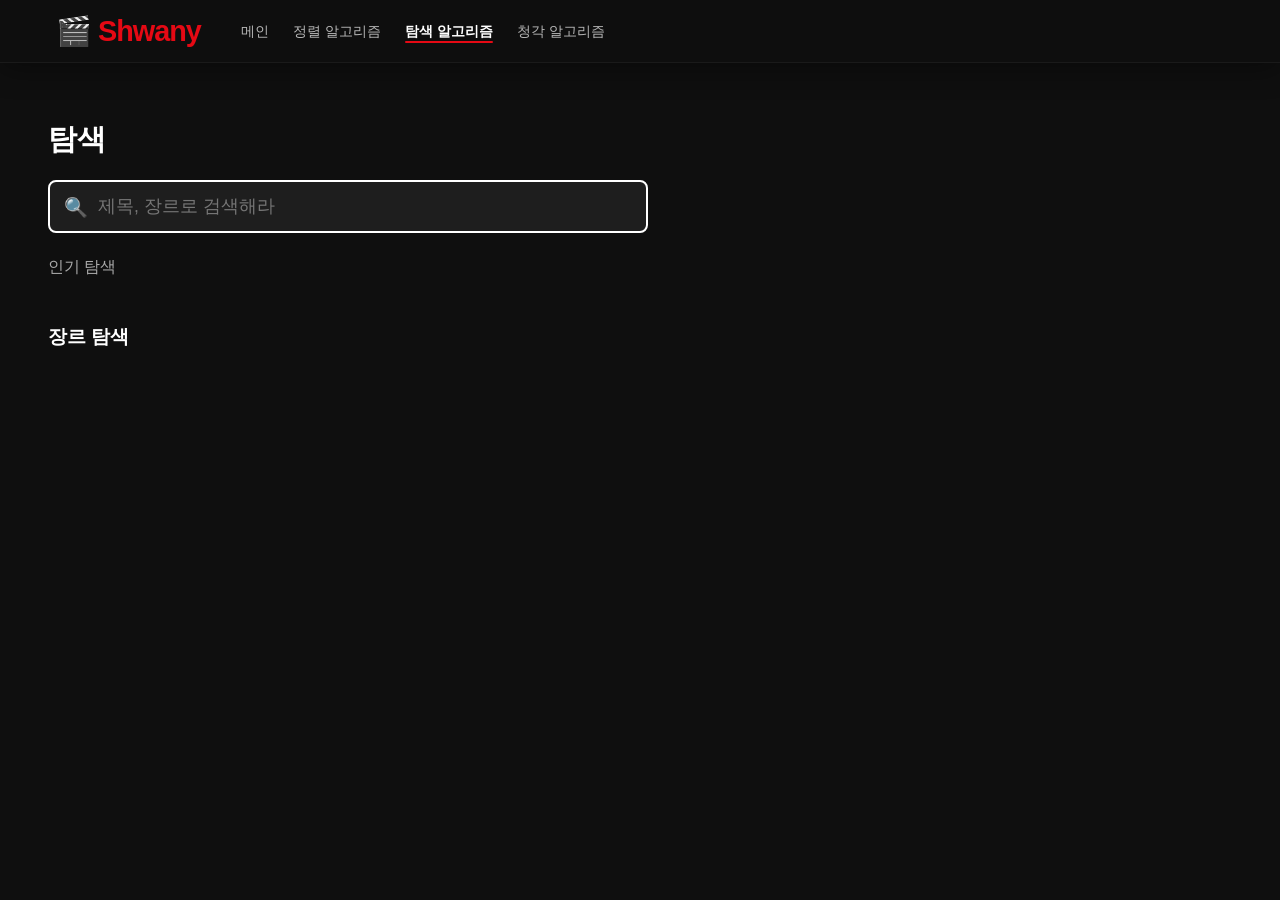
<file: search.html>
<!DOCTYPE html>
<html lang="ko">
<head>
  <meta charset="UTF-8">
  <meta name="viewport" content="width=device-width, initial-scale=1.0">
  <title>Shwany - 탐색 알고리즘</title>
  <link rel="stylesheet" href="style.css">
  <style>
    body { padding-top: 80px; }

    /* ── 검색 헤더 ── */
    .search-header {
      padding: 40px 48px 24px;
    }

    .search-header h2 {
      font-size: 1.8rem;
      margin-bottom: 20px;
    }

    .search-input-wrap {
      position: relative;
      max-width: 600px;
    }

    .search-icon {
      position: absolute;
      left: 16px;
      top: 50%;
      transform: translateY(-50%);
      font-size: 1.2rem;
      color: #aaa;
    }

    #searchInput {
      width: 100%;
      background: var(--dark3);
      border: 2px solid #444;
      color: white;
      padding: 14px 16px 14px 48px;
      border-radius: 8px;
      font-size: 1.1rem;
      outline: none;
      transition: border 0.2s;
    }

    #searchInput:focus { border-color: white; }

    .search-clear {
      position: absolute;
      right: 14px;
      top: 50%;
      transform: translateY(-50%);
      background: none;
      border: none;
      color: #aaa;
      font-size: 1.2rem;
      cursor: pointer;
      display: none;
    }

    /* ── 인기 검색어 ── */
    .popular-section {
      padding: 0 48px 32px;
    }

    .popular-title {
      font-size: 1rem;
      color: #aaa;
      margin-bottom: 14px;
    }

    .popular-tags {
      display: flex;
      gap: 10px;
      flex-wrap: wrap;
    }

    .popular-tag {
      background: var(--dark3);
      border: 1px solid #444;
      color: #ccc;
      padding: 8px 18px;
      border-radius: 20px;
      cursor: pointer;
      font-size: 0.85rem;
      transition: all 0.2s;
    }

    .popular-tag:hover {
      background: var(--red);
      border-color: var(--red);
      color: white;
    }

    /* ── 검색 결과 ── */
    .result-section {
      padding: 0 48px 60px;
    }

    .result-header {
      display: flex;
      justify-content: space-between;
      align-items: center;
      margin-bottom: 20px;
    }

    .result-title {
      font-size: 1.2rem;
      color: #aaa;
    }

    .result-title span { color: white; font-weight: bold; }

    .result-count {
      color: #666;
      font-size: 0.9rem;
    }

    .result-grid {
      display: grid;
      grid-template-columns: repeat(auto-fill, minmax(200px, 1fr));
      gap: 12px;
    }

    .result-grid .video-card { flex: none; width: 100%; }

    /* ── 빈 상태 ── */
    .empty-state {
      text-align: center;
      padding: 80px 0;
      color: #555;
    }

    .empty-state .icon { font-size: 4rem; margin-bottom: 16px; }
    .empty-state h3    { font-size: 1.3rem; color: #777; margin-bottom: 8px; }
    .empty-state p     { font-size: 0.9rem; }

    /* ── 카테고리 미리보기 (검색 전) ── */
    .category-preview {
      padding: 0 48px 60px;
    }

    .category-preview h3 {
      font-size: 1.2rem;
      margin-bottom: 20px;
    }

    .category-grid {
      display: grid;
      grid-template-columns: repeat(auto-fill, minmax(200px, 1fr));
      gap: 12px;
    }

    .category-card {
      border-radius: 8px;
      overflow: hidden;
      cursor: pointer;
      position: relative;
      aspect-ratio: 16/9;
      transition: transform 0.2s;
    }

    .category-card:hover { transform: scale(1.04); }

    .category-card img {
      width: 100%;
      height: 100%;
      object-fit: cover;
    }

    .category-card-label {
      position: absolute;
      inset: 0;
      display: flex;
      align-items: center;
      justify-content: center;
      background: rgba(0,0,0,0.5);
      font-size: 1.2rem;
      font-weight: bold;
    }

    @media (max-width: 768px) {
      .search-header   { padding: 24px 20px 16px; }
      .popular-section { padding: 0 20px 24px; }
      .result-section  { padding: 0 20px 40px; }
      .category-preview { padding: 0 20px 40px; }
    }
  </style>
</head>
<body>

  <!-- ── 네비게이션 ── -->
  <nav class="navbar scrolled" id="navbar">
    <div class="nav-left">
      <a class="logo" href="index.html">🎬 Shwany</a>
      <ul class="nav-menu">
        <li><a href="index.html">메인</a></li>
        <li><a href="list.html">정렬 알고리즘</a></li>
        <li><a href="search.html" class="active">탐색 알고리즘</a></li>
        <li><a href="music.html">청각 알고리즘</a></li>
      </ul>
    </div>
  </nav>

  <!-- ── 검색 헤더 ── -->
  <div class="search-header">
    <h2>탐색</h2>
    <div class="search-input-wrap">
      <span class="search-icon">🔍</span>
      <input type="text" id="searchInput"
             placeholder="제목, 장르로 검색해라"
             autofocus>
      <button class="search-clear" id="clearBtn">✕</button>
    </div>
  </div>

  <!-- ── 인기 검색어 (검색 전) ── -->
  <div class="popular-section" id="popularSection">
    <p class="popular-title">인기 탐색</p>
    <div class="popular-tags" id="popularTags"></div>
  </div>

  <!-- ── 카테고리 미리보기 (검색 전) ── -->
  <div class="category-preview" id="categoryPreview">
    <h3>장르 탐색</h3>
    <div class="category-grid" id="categoryGrid"></div>
  </div>

  <!-- ── 검색 결과 (검색 후) ── -->
  <div class="result-section" id="resultSection" style="display:none">
    <div class="result-header">
      <p class="result-title">
        "<span id="resultKeyword"></span>" 검색 결과
      </p>
      <span class="result-count" id="resultCount"></span>
    </div>
    <div class="result-grid" id="resultGrid"></div>
  </div>

  <!-- ── 로딩 ── -->
  <div class="loading" id="loading">
    <div class="spinner"></div>
  </div>

  <script src="config.js"></script>
  <script src="app.js"></script>
  <script>
    let allVideos = []

    document.addEventListener('DOMContentLoaded', async () => {
      showLoading(true)

      try {
        allVideos = await fetchCatalog()
        buildPopularTags()
        buildCategoryGrid()
      } catch(e) {
        console.error(e)
      }

      showLoading(false)
      setupSearch()
    })

    // ── 인기 검색어 ──────────────────────────────────────
    function buildPopularTags() {
      // 카테고리 + 제목 일부를 인기 검색어로 활용
      const categories = [...new Set(allVideos.map(v => v.category))]
      const tags = [
        ...categories,
        ...allVideos.slice(0, 3).map(v => v.title)
      ]

      document.getElementById('popularTags').innerHTML = tags.map(tag => `
        <span class="popular-tag" onclick="quickSearch('${tag}')">
          ${tag}
        </span>
      `).join('')
    }

    // ── 카테고리 그리드 ──────────────────────────────────
    function buildCategoryGrid() {
      const categories = [...new Set(allVideos.map(v => v.category))]
      const icons = { '특집':'💥', '드라마':'🎭', '코미디':'😂', '공포':'👻', 'SF':'🚀' }

      document.getElementById('categoryGrid').innerHTML = categories.map(cat => {
        const sample = allVideos.find(v => v.category === cat)
        return `
          <div class="category-card" onclick="quickSearch('${cat}')">
            <img src="${sample?.thumbnail || ''}" alt="${cat}">
            <div class="category-card-label">
              ${icons[cat] || '🎬'} ${cat}
            </div>
          </div>
        `
      }).join('')
    }

    // ── 검색 설정 ────────────────────────────────────────
    function setupSearch() {
      const input   = document.getElementById('searchInput')
      const clearBtn = document.getElementById('clearBtn')

      input.addEventListener('input', () => {
        const q = input.value.trim()
        clearBtn.style.display = q ? 'block' : 'none'

        if (q.length === 0) {
          showDefault()
        } else {
          doSearch(q)
        }
      })

      clearBtn.addEventListener('click', () => {
        input.value = ''
        clearBtn.style.display = 'none'
        input.focus()
        showDefault()
      })
    }

    // ── 빠른 검색 (태그 클릭) ────────────────────────────
    function quickSearch(keyword) {
      const input = document.getElementById('searchInput')
      input.value = keyword
      document.getElementById('clearBtn').style.display = 'block'
      doSearch(keyword)
    }

    // ── 검색 실행 ────────────────────────────────────────
    function doSearch(query) {
      const q        = query.toLowerCase()
      const filtered = allVideos.filter(v =>
        v.title.toLowerCase().includes(q)       ||
        v.category.toLowerCase().includes(q)    ||
        v.description.toLowerCase().includes(q)
      )

      // 검색 전 UI 숨기기
      document.getElementById('popularSection').style.display  = 'none'
      document.getElementById('categoryPreview').style.display = 'none'
      document.getElementById('resultSection').style.display   = 'block'

      document.getElementById('resultKeyword').textContent = query
      document.getElementById('resultCount').textContent   = `${filtered.length}개`

      const grid = document.getElementById('resultGrid')

      if (filtered.length === 0) {
        grid.innerHTML = `
          <div class="empty-state" style="grid-column:1/-1">
            <div class="icon">🔍</div>
            <h3>"${query}"에 대한 결과가 없어요!</h3>
            <p>다른 언어를 구사하고 있으신건 아닌가요?</p>
          </div>`
      } else {
        grid.innerHTML = filtered.map(createCard).join('')
      }
    }

    // ── 기본 화면으로 ────────────────────────────────────
    function showDefault() {
      document.getElementById('popularSection').style.display  = 'block'
      document.getElementById('categoryPreview').style.display = 'block'
      document.getElementById('resultSection').style.display   = 'none'
    }
  </script>
</body>
</html>
</file>
<file: style.css>
/* ── 기본 ── */
*, *::before, *::after {
  margin: 0; padding: 0;
  box-sizing: border-box;
}

:root {
  --red    : #e50914;
  --red2   : #ff4757;
  --dark   : #0f0f0f;
  --dark2  : #161616;
  --dark3  : #1e1e1e;
  --gray   : #808080;
  --white  : #ffffff;
  --green  : #46d369;
}

html { scroll-behavior: smooth; }

body {
  background: var(--dark);
  color: var(--white);
  font-family: 'Segoe UI', -apple-system, sans-serif;
  overflow-x: hidden;
}

::-webkit-scrollbar       { width: 4px; }
::-webkit-scrollbar-track { background: transparent; }
::-webkit-scrollbar-thumb { background: #333; border-radius: 4px; }

/* ════════════════════════════
   네비게이션
════════════════════════════ */
.navbar {
  position: fixed;
  top: 0; left: 0; right: 0;
  z-index: 1000;
  display: flex;
  justify-content: space-between;
  align-items: center;
  padding: 18px 56px;
  background: linear-gradient(to bottom, rgba(0,0,0,0.8), transparent);
  transition: all 0.4s ease;
}

.navbar.scrolled {
  background: rgba(15,15,15,0.95);
  backdrop-filter: blur(20px);
  -webkit-backdrop-filter: blur(20px);
  border-bottom: 1px solid rgba(255,255,255,0.05);
  box-shadow: 0 4px 30px rgba(0,0,0,0.4);
  padding: 14px 56px;
}

.nav-left {
  display: flex;
  align-items: center;
  gap: 40px;
}

.logo {
  font-size: 1.8rem;
  color: var(--red);
  font-weight: 900;
  letter-spacing: -1px;
  text-decoration: none;
  cursor: pointer;
  transition: opacity 0.2s;
}

.logo:hover { opacity: 0.85; }

.nav-menu {
  display: flex;
  gap: 24px;
  list-style: none;
}

.nav-menu a {
  color: rgba(255,255,255,0.7);
  text-decoration: none;
  font-size: 0.88rem;
  font-weight: 500;
  transition: color 0.2s;
  position: relative;
  padding-bottom: 4px;
}

.nav-menu a::after {
  content: '';
  position: absolute;
  bottom: 0; left: 0;
  width: 0; height: 2px;
  background: var(--red);
  border-radius: 2px;
  transition: width 0.25s ease;
}

.nav-menu a:hover       { color: white; }
.nav-menu a:hover::after,
.nav-menu a.active::after { width: 100%; }
.nav-menu a.active      { color: white; font-weight: 600; }

.nav-right {
  display: flex;
  align-items: center;
  gap: 16px;
}

.nav-search-btn {
  background: rgba(255,255,255,0.08);
  border: 1px solid rgba(255,255,255,0.12);
  color: white;
  font-size: 1rem;
  cursor: pointer;
  padding: 8px 10px;
  border-radius: 8px;
  transition: all 0.2s;
  backdrop-filter: blur(10px);
}

.nav-search-btn:hover {
  background: rgba(255,255,255,0.15);
  border-color: rgba(255,255,255,0.25);
  transform: scale(1.05);
}

/* ════════════════════════════
   영상 카드
════════════════════════════ */
.video-card {
  flex: 0 0 200px;
  border-radius: 10px;
  overflow: visible;
  cursor: pointer;
  position: relative;
  transition: transform 0.35s cubic-bezier(0.25, 0.46, 0.45, 0.94), z-index 0s 0.35s;
  background: var(--dark3);
}

.video-card:hover {
  transform: scale(1.2) translateY(-6px);
  z-index: 100;
  transition: transform 0.35s cubic-bezier(0.25, 0.46, 0.45, 0.94), z-index 0s;
}

.video-card img {
  width: 100%;
  aspect-ratio: 16/9;
  object-fit: cover;
  display: block;
  border-radius: 10px;
  transition: border-radius 0.35s;
}

.video-card:hover img {
  border-radius: 10px 10px 0 0;
}

/* 호버 정보창 */
.card-hover {
  position: absolute;
  top: 100%;          /* ← bottom: 0 대신 이미지 아래로 */
  left: 0; right: 0;
  background: var(--dark3);
  padding: 12px 12px 14px;
  border-radius: 0 0 10px 10px;
  opacity: 0;
  transform: translateY(-4px);   /* ← 방향 반대로 */
  transition: opacity 0.3s, transform 0.3s;
  box-shadow: 0 12px 30px rgba(0,0,0,0.6);
}

.video-card:hover .card-hover {
  opacity: 1;
  transform: translateY(0);
}


.card-play {
  width: 34px; height: 34px;
  background: white;
  color: black;
  border-radius: 50%;
  display: flex;
  align-items: center;
  justify-content: center;
  font-size: 0.85rem;
  margin-bottom: 10px;
  font-weight: bold;
  transition: transform 0.2s, background 0.2s;
  box-shadow: 0 4px 12px rgba(0,0,0,0.3);
}

.card-play:hover { transform: scale(1.1); }

.card-title {
  font-size: 0.85rem;
  font-weight: 700;
  margin-bottom: 6px;
  white-space: nowrap;
  overflow: hidden;
  text-overflow: ellipsis;
  letter-spacing: 0.1px;
}

.card-meta {
  display: flex;
  gap: 8px;
  align-items: center;
  font-size: 0.72rem;
  color: #999;
  margin-bottom: 6px;
}

.card-meta .match {
  color: var(--green);
  font-weight: 700;
}

.card-meta .badge {
  border: 1px solid rgba(255,255,255,0.25);
  padding: 1px 5px;
  border-radius: 3px;
  font-size: 0.68rem;
}

.card-category {
  font-size: 0.72rem;
  color: #666;
  letter-spacing: 0.2px;
}

/* ════════════════════════════
   영상 행
════════════════════════════ */
.video-row {
  margin-bottom: 52px;
  padding: 0 56px;
  overflow: visible;  /* ← 이거 추가 */
}

.row-title {
  font-size: 1.15rem;
  font-weight: 700;
  margin-bottom: 16px;
  color: #e0e0e0;
  letter-spacing: 0.2px;
  display: flex;
  align-items: center;
  gap: 8px;
}

.row-title::after {
  content: '';
  flex: 1;
  height: 1px;
  background: linear-gradient(to right, rgba(255,255,255,0.08), transparent);
  margin-left: 12px;
}

.video-list {
  display: flex;
  gap: 8px;
  overflow-x: auto;
  overflow-y: visible;  /* ← 이거 추가 */
  padding: 24px 4px;
  scrollbar-width: none;
}

.video-list::-webkit-scrollbar { display: none; }

/* ════════════════════════════
   로딩
════════════════════════════ */
.loading {
  display: none;
  position: fixed;
  inset: 0;
  background: var(--dark);
  z-index: 9999;
  justify-content: center;
  align-items: center;
  flex-direction: column;
  gap: 20px;
}

.loading.active { display: flex; }

.spinner {
  width: 44px; height: 44px;
  border: 3px solid rgba(255,255,255,0.08);
  border-top-color: var(--red);
  border-radius: 50%;
  animation: spin 0.75s linear infinite;
}

@keyframes spin { to { transform: rotate(360deg); } }

/* ════════════════════════════
   반응형
════════════════════════════ */
@media (max-width: 768px) {
  .navbar       { padding: 12px 20px; }
  .navbar.scrolled { padding: 10px 20px; }
  .nav-menu     { display: none; }
  .video-row    { padding: 0 16px; }
  .video-card   { flex: 0 0 150px; }
}

/* ════════════════════════════
   커밍순 카드
════════════════════════════ */
.upcoming-card {
  flex: 0 0 200px;
  border-radius: 10px;
  overflow: hidden;
  position: relative;
  cursor: default;
  background: var(--dark3);
  transition: transform 0.3s ease;
}

.upcoming-card:hover {
  transform: translateY(-4px);
}

.upcoming-card img {
  width: 100%;
  aspect-ratio: 16/9;
  object-fit: cover;
  display: block;
  filter: brightness(0.35);
  transition: filter 0.3s;
}

.upcoming-card:hover img {
  filter: brightness(0.45);
}

.upcoming-overlay {
  position: absolute;
  inset: 0;
  display: flex;
  flex-direction: column;
  justify-content: center;
  align-items: center;
  gap: 8px;
  text-align: center;
  padding: 12px;
}

.upcoming-lock {
  font-size: 1.6rem;
  filter: drop-shadow(0 2px 8px rgba(0,0,0,0.5));
}

.upcoming-date {
  background: linear-gradient(135deg, var(--red), var(--red2));
  padding: 4px 12px;
  border-radius: 20px;
  font-size: 0.72rem;
  font-weight: 700;
  letter-spacing: 0.3px;
  box-shadow: 0 4px 12px rgba(229,9,20,0.35);
}

.upcoming-title {
  font-size: 0.82rem;
  font-weight: 700;
  color: white;
  letter-spacing: 0.1px;
}

.upcoming-dday {
  font-size: 0.72rem;
  color: #888;
}

/* ════════════════════════════
   비밀번호 모달
════════════════════════════ */
#pwModal {
  position: fixed;
  inset: 0;
  z-index: 9000;
  display: flex;
  align-items: center;
  justify-content: center;
  opacity: 0;
  transition: opacity 0.3s ease;
}

#pwModal.active { opacity: 1; }

.pw-overlay {
  position: absolute;
  inset: 0;
  background: rgba(0,0,0,0.85);
  backdrop-filter: blur(8px);
  -webkit-backdrop-filter: blur(8px);
}

.pw-modal {
  position: relative;
  z-index: 1;
  background: #1a1a1a;
  border: 1px solid rgba(255,255,255,0.08);
  border-radius: 16px;
  overflow: hidden;
  width: 100%;
  max-width: 400px;
  box-shadow: 0 30px 80px rgba(0,0,0,0.8);
  transform: translateY(20px) scale(0.97);
  transition: transform 0.3s ease;
}

#pwModal.active .pw-modal {
  transform: translateY(0) scale(1);
}

/* 썸네일 */
.pw-thumb {
  position: relative;
  width: 100%;
  aspect-ratio: 16/9;
  overflow: hidden;
}

.pw-thumb img {
  width: 100%;
  height: 100%;
  object-fit: cover;
  filter: brightness(0.5) blur(1px);
}

.pw-thumb-gradient {
  position: absolute;
  inset: 0;
  background: linear-gradient(to top, #1a1a1a 0%, transparent 60%);
}

/* 바디 */
.pw-body {
  padding: 0 28px 28px;
  text-align: center;
}

.pw-lock {
  font-size: 2.2rem;
  margin-bottom: 10px;
  margin-top: -20px;
  position: relative;
  z-index: 1;
  filter: drop-shadow(0 4px 12px rgba(0,0,0,0.5));
}

.pw-title {
  font-size: 1.2rem;
  font-weight: 800;
  margin-bottom: 8px;
  letter-spacing: -0.3px;
}

.pw-desc {
  font-size: 0.83rem;
  color: #777;
  margin-bottom: 22px;
  line-height: 1.6;
}

/* 입력창 */
.pw-input-wrap {
  position: relative;
  margin-bottom: 10px;
}

.pw-input {
  width: 100%;
  background: rgba(255,255,255,0.06);
  border: 1px solid rgba(255,255,255,0.12);
  border-radius: 10px;
  padding: 13px 48px 13px 16px;
  color: white;
  font-size: 0.95rem;
  outline: none;
  transition: border-color 0.2s, background 0.2s;
}

.pw-input:focus {
  border-color: rgba(229,9,20,0.6);
  background: rgba(255,255,255,0.09);
}

.pw-input::placeholder { color: #555; }

.pw-eye {
  position: absolute;
  right: 12px;
  top: 50%;
  transform: translateY(-50%);
  background: none;
  border: none;
  cursor: pointer;
  font-size: 1rem;
  opacity: 0.5;
  transition: opacity 0.2s;
  padding: 4px;
}

.pw-eye:hover { opacity: 1; }

/* 에러 */
.pw-error {
  font-size: 0.78rem;
  color: #ff4757;
  min-height: 18px;
  margin-bottom: 18px;
  text-align: left;
}

/* 버튼 */
.pw-buttons {
  display: flex;
  gap: 10px;
}

.pw-btn-cancel,
.pw-btn-confirm {
  flex: 1;
  padding: 12px;
  border: none;
  border-radius: 10px;
  font-size: 0.9rem;
  font-weight: 700;
  cursor: pointer;
  transition: all 0.2s ease;
}

.pw-btn-cancel {
  background: rgba(255,255,255,0.07);
  color: #aaa;
  border: 1px solid rgba(255,255,255,0.1);
}

.pw-btn-cancel:hover {
  background: rgba(255,255,255,0.12);
  color: white;
}

.pw-btn-confirm {
  background: linear-gradient(135deg, #e50914, #ff4757);
  color: white;
  box-shadow: 0 4px 15px rgba(229,9,20,0.35);
}

.pw-btn-confirm:hover {
  transform: translateY(-2px);
  box-shadow: 0 8px 20px rgba(229,9,20,0.45);
}

/* 흔들기 애니메이션 */
@keyframes shake {
  0%, 100% { transform: translateX(0); }
  20%       { transform: translateX(-8px); }
  40%       { transform: translateX(8px); }
  60%       { transform: translateX(-5px); }
  80%       { transform: translateX(5px); }
}

.pw-input.shake {
  animation: shake 0.4s ease;
  border-color: #ff4757;
}

/* 반응형 */
@media (max-width: 480px) {
  .pw-modal { max-width: calc(100% - 32px); }
  .pw-body  { padding: 0 20px 24px; }
}

.evaluation {
  color: #FFD700;
  font-weight: 700;
}

.credits-source {
  margin-top: 20px;
  padding-top: 14px;
  border-top: 1px solid rgba(255,255,255,0.08);
}

.credits-source h4 {
  font-size: 0.85rem;
  color: #aaa;
  margin-bottom: 8px;
  font-weight: 600;
}

.credits-source p {
  font-size: 0.75rem;
  color: #d6d6d6;
  margin: 3px 0;
  letter-spacing: 0.2px;
}

.credits-music {
  margin-top: 20px;
  padding: 16px 20px;
  border-radius: 12px;
  background: rgba(255,255,255,0.04);
  border: 1px solid rgba(255,255,255,0.08);
}

.credits-music h4 {
  font-size: 0.85rem;
  color: #aaa;
  margin-bottom: 8px;
  font-weight: 600;
}

.credits-music p {
  font-size: 0.78rem;
  color: #e7e7e7;
  margin: 4px 0;
  letter-spacing: 0.2px;
}

/* ════════════════════════════
   모바일 반응형
════════════════════════════ */
@media (max-width: 768px) {

  /* ── 네비게이션 ── */
  .navbar {
    padding: 14px 20px;
    background: rgba(15,15,15,0.95);
    backdrop-filter: blur(20px);
    -webkit-backdrop-filter: blur(20px);
    border-bottom: 1px solid rgba(255,255,255,0.05);
  }

  .navbar.scrolled {
    padding: 12px 20px;
  }

  .nav-left {
    gap: 16px;
  }

  .logo {
    font-size: 1.4rem;
  }

  .nav-menu {
    display: none;
  }

  /* ── 영상 행 ── */
  .video-row {
    padding: 0 16px;
    margin-bottom: 36px;
  }

  .video-list {
    gap: 6px;
    padding: 16px 2px;
  }

  .video-card {
    flex: 0 0 140px;
  }

  .video-card:hover {
    transform: scale(1.05) translateY(-3px);
  }
}

@media (max-width: 480px) {
  .navbar {
    padding: 12px 16px;
  }

  .logo {
    font-size: 1.2rem;
  }

  .video-card {
    flex: 0 0 120px;
  }

  .video-row {
    padding: 0 12px;
  }
}

.detail-modal {
  display: none;
  position: fixed;
  inset: 0;
  background: rgba(0,0,0,0.75);
  z-index: 9999;
  align-items: center;
  justify-content: center;
}
.detail-modal.open {
  display: flex;
}
.detail-card {
  background: #1a1a1a;
  border-radius: 12px;
  overflow: hidden;
  width: 420px;
  max-width: 90vw;
  position: relative;
  color: #fff;
}
.detail-card img {
  width: 100%;
  aspect-ratio: 16/9;
  object-fit: cover;
}
.detail-info {
  padding: 20px;
}
.detail-info h2 {
  margin: 0 0 10px;
  font-size: 1.4rem;
}
.detail-meta {
  display: flex;
  gap: 10px;
  font-size: 0.85rem;
  color: #aaa;
  margin-bottom: 12px;
  flex-wrap: wrap;
}
.detail-info p {
  font-size: 0.95rem;
  color: #ccc;
  line-height: 1.6;
}
.detail-close {
  position: absolute;
  top: 10px;
  right: 10px;
  background: rgba(0,0,0,0.6);
  border: none;
  color: #fff;
  font-size: 1.1rem;
  width: 32px;
  height: 32px;
  border-radius: 50%;
  cursor: pointer;
}
</file>
